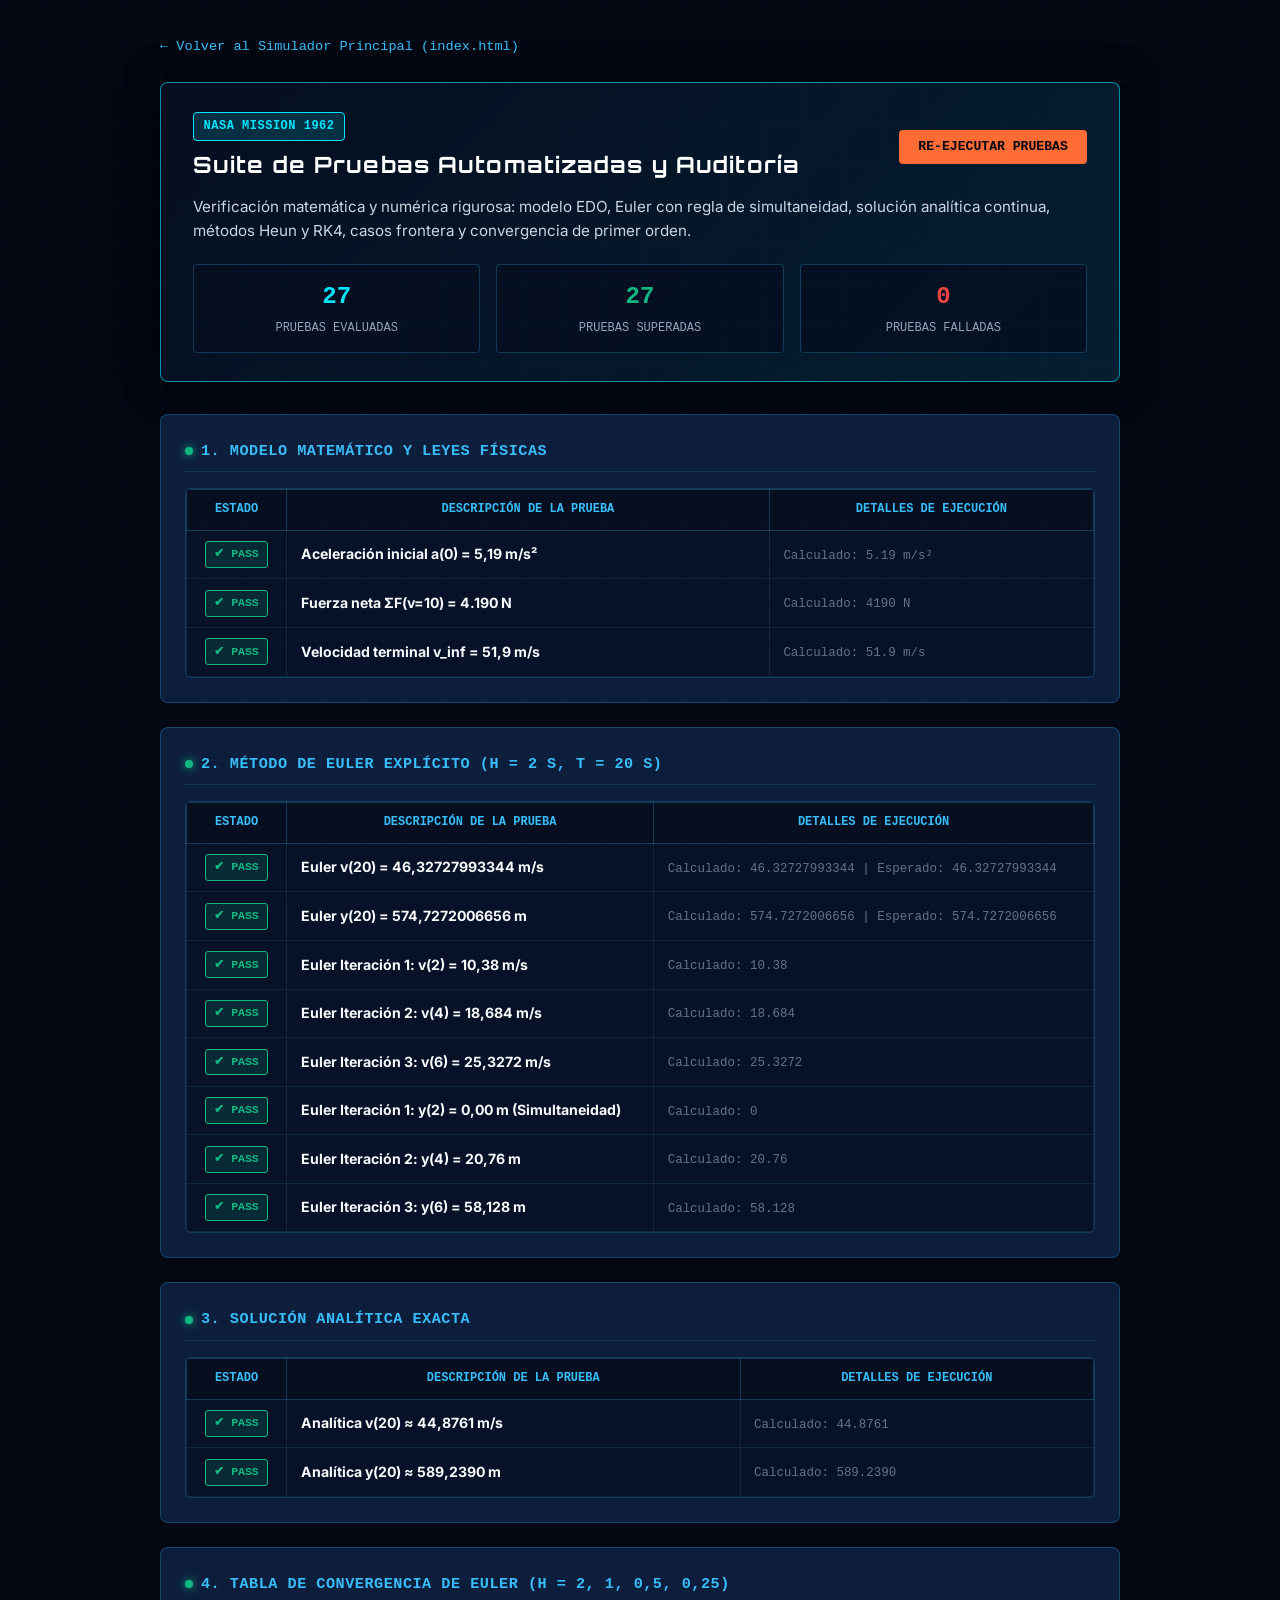
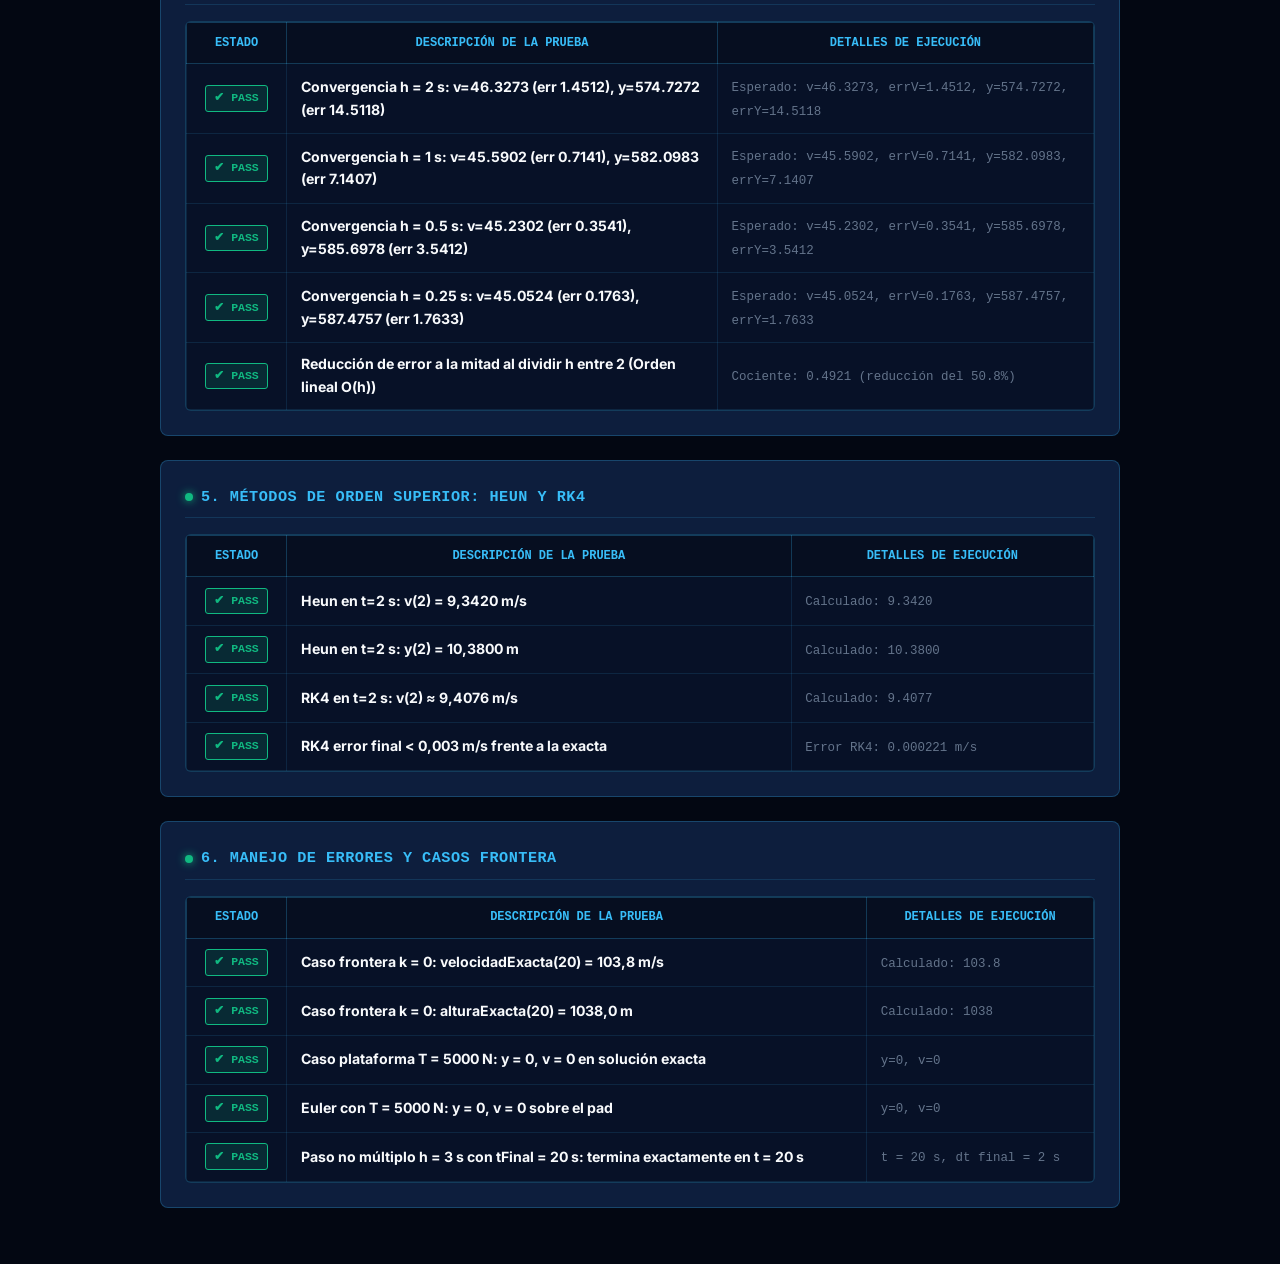
<file: tests.html>
<!DOCTYPE html>
<html lang="es">
<head>
  <meta charset="UTF-8">
  <meta name="viewport" content="width=device-width, initial-scale=1.0">
  <title>NASA MISSION 1962 — Suite de Pruebas Automatizadas</title>
  <link rel="preconnect" href="https://fonts.googleapis.com">
  <link rel="preconnect" href="https://fonts.gstatic.com" crossorigin>
  <link href="https://fonts.googleapis.com/css2?family=Inter:wght@400;500;600;700&family=JetBrains+Mono:wght@400;500;600;700&family=Orbitron:wght@700;800&display=swap" rel="stylesheet">
  <link rel="stylesheet" href="css/styles.css">
  <style>
    body {
      background: #030712;
      color: #f8fafc;
      padding: 2rem 1rem;
      font-family: var(--font-sans);
    }
    .test-suite-container {
      max-width: 960px;
      margin: 0 auto;
    }
    .test-header {
      background: linear-gradient(135deg, rgba(6, 14, 32, 0.95), rgba(14, 165, 233, 0.15));
      border: 1px solid var(--border-console-bright);
      border-radius: var(--radius-md);
      padding: 1.75rem 2rem;
      margin-bottom: 2rem;
      box-shadow: 0 0 35px rgba(0, 0, 0, 0.8);
    }
    .test-header-top {
      display: flex;
      justify-content: space-between;
      align-items: center;
      flex-wrap: wrap;
      gap: 1rem;
      margin-bottom: 0.75rem;
    }
    .test-title {
      font-family: var(--font-display);
      font-size: 1.4rem;
      color: var(--text-highlight);
      margin: 0;
    }
    .test-metrics-bar {
      display: grid;
      grid-template-columns: repeat(3, 1fr);
      gap: 1rem;
      margin-top: 1.25rem;
    }
    .test-stat-card {
      background: rgba(6, 14, 32, 0.8);
      border: 1px solid var(--border-console);
      border-radius: 4px;
      padding: 0.85rem 1rem;
      text-align: center;
    }
    .test-stat-val {
      font-family: var(--font-mono);
      font-size: 1.5rem;
      font-weight: 800;
    }
    .test-stat-val.green { color: #10B981; }
    .test-stat-val.red { color: #EF4444; }
    .test-stat-val.cyan { color: #00E5FF; }
    .test-stat-lbl {
      font-family: var(--font-mono);
      font-size: 0.75rem;
      color: var(--text-muted);
      text-transform: uppercase;
      margin-top: 2px;
    }
    .test-section-card {
      background: var(--bg-card);
      border: 1px solid var(--border-console);
      border-radius: var(--radius-md);
      padding: 1.5rem;
      margin-bottom: 1.5rem;
    }
    .test-section-title {
      font-family: var(--font-mono);
      font-size: 0.95rem;
      color: var(--sky-blue);
      text-transform: uppercase;
      letter-spacing: 0.5px;
      margin-bottom: 1rem;
      padding-bottom: 0.5rem;
      border-bottom: 1px solid rgba(56, 189, 248, 0.15);
      display: flex;
      align-items: center;
      gap: 0.5rem;
    }
    .test-table {
      width: 100%;
      border-collapse: collapse;
      font-size: 0.88rem;
    }
    .test-table th {
      background: rgba(6, 14, 32, 0.9);
      border: 1px solid var(--border-console);
      padding: 0.65rem 0.85rem;
      color: var(--sky-blue);
      font-family: var(--font-mono);
      font-size: 0.75rem;
      text-transform: uppercase;
    }
    .test-table td {
      border: 1px solid rgba(56, 189, 248, 0.12);
      padding: 0.65rem 0.85rem;
    }
    .badge-pass {
      display: inline-block;
      background: rgba(16, 185, 129, 0.15);
      border: 1px solid #10B981;
      color: #10B981;
      font-family: var(--font-mono);
      font-size: 0.72rem;
      font-weight: 700;
      padding: 0.2rem 0.5rem;
      border-radius: 3px;
    }
    .badge-fail {
      display: inline-block;
      background: rgba(239, 68, 68, 0.15);
      border: 1px solid #EF4444;
      color: #EF4444;
      font-family: var(--font-mono);
      font-size: 0.72rem;
      font-weight: 700;
      padding: 0.2rem 0.5rem;
      border-radius: 3px;
    }
    .test-details-text {
      font-family: var(--font-mono);
      font-size: 0.78rem;
      color: var(--text-dim);
      margin-top: 3px;
    }
    .nav-back-link {
      display: inline-flex;
      align-items: center;
      color: var(--sky-blue);
      text-decoration: none;
      font-family: var(--font-mono);
      font-size: 0.85rem;
      margin-bottom: 1.5rem;
      transition: color 0.2s ease;
    }
    .nav-back-link:hover {
      color: var(--electric-blue);
    }
  </style>
</head>
<body>
  <div class="test-suite-container">
    <a href="index.html" class="nav-back-link">
      ← Volver al Simulador Principal (index.html)
    </a>

    <header class="test-header">
      <div class="test-header-top">
        <div>
          <span class="badge-mission-nasa" style="margin-bottom: 0.4rem;">NASA MISSION 1962</span>
          <h1 class="test-title">Suite de Pruebas Automatizadas y Auditoría</h1>
        </div>
        <button type="button" id="btn-rerun-tests" class="btn-ctrl btn-launch" style="padding: 0.6rem 1.2rem;">
          RE-EJECUTAR PRUEBAS
        </button>
      </div>
      <p style="color: #cbd5e1; font-size: 0.95rem; line-height: 1.6; margin: 0;">
        Verificación matemática y numérica rigurosa: modelo EDO, Euler con regla de simultaneidad, solución analítica continua, métodos Heun y RK4, casos frontera y convergencia de primer orden.
      </p>

      <div class="test-metrics-bar">
        <div class="test-stat-card">
          <div id="stat-total" class="test-stat-val cyan">0</div>
          <div class="test-stat-lbl">Pruebas Evaluadas</div>
        </div>
        <div class="test-stat-card">
          <div id="stat-passed" class="test-stat-val green">0</div>
          <div class="test-stat-lbl">Pruebas Superadas</div>
        </div>
        <div class="test-stat-card">
          <div id="stat-failed" class="test-stat-val red">0</div>
          <div class="test-stat-lbl">Pruebas Falladas</div>
        </div>
      </div>
    </header>

    <div id="test-results-container"></div>
  </div>

  <!-- Scripts matemáticos y numéricos -->
  <script src="js/mathematics.js"></script>
  <script src="js/numerical-methods.js"></script>

  <script>
    (function () {
      'use strict';

      const DEFAULT_PARAMS = {
        m: 1000.0,
        T: 15000.0,
        g: 9.81,
        k: 100.0,
        v0: 0.0,
        y0: 0.0,
        tFinal: 20.0,
        h: 2.0
      };

      function runAllTests() {
        const sections = [
          { title: '1. Modelo Matemático y Leyes Físicas', tests: [] },
          { title: '2. Método de Euler Explícito (h = 2 s, t = 20 s)', tests: [] },
          { title: '3. Solución Analítica Exacta', tests: [] },
          { title: '4. Tabla de Convergencia de Euler (h = 2, 1, 0,5, 0,25)', tests: [] },
          { title: '5. Métodos de Orden Superior: Heun y RK4', tests: [] },
          { title: '6. Manejo de Errores y Casos Frontera', tests: [] }
        ];

        let totalPassed = 0;
        let totalFailed = 0;

        function record(secIdx, name, isPass, details) {
          if (isPass) totalPassed++;
          else totalFailed++;
          sections[secIdx].tests.push({ name, isPass, details });
        }

        // --- 1. MODELO MATEMÁTICO ---
        const a0 = window.Mathematics.calculateAcceleration(1000, 15000, 9.81, 100, 0);
        record(0, 'Aceleración inicial a(0) = 5,19 m/s²', Math.abs(a0 - 5.19) < 1e-10, `Calculado: ${a0} m/s²`);

        const fNet10 = window.Mathematics.calculateNetForce(1000, 15000, 9.81, 100, 10);
        record(0, 'Fuerza neta ΣF(v=10) = 4.190 N', Math.abs(fNet10 - 4190) < 1e-10, `Calculado: ${fNet10} N`);

        const vTerm = window.Mathematics.calculateTerminalVelocity(1000, 15000, 9.81, 100);
        record(0, 'Velocidad terminal v_inf = 51,9 m/s', Math.abs(vTerm - 51.9) < 1e-10, `Calculado: ${vTerm} m/s`);

        // --- 2. EULER ---
        const euler = window.NumericalMethods.solveEuler(DEFAULT_PARAMS);
        const eEnd = euler[euler.length - 1];

        record(1, 'Euler v(20) = 46,32727993344 m/s', Math.abs(eEnd.v - 46.32727993344) < 1e-8,
          `Calculado: ${eEnd.v.toFixed(11)} | Esperado: 46.32727993344`);

        record(1, 'Euler y(20) = 574,7272006656 m', Math.abs(eEnd.y - 574.7272006656) < 1e-8,
          `Calculado: ${eEnd.y.toFixed(10)} | Esperado: 574.7272006656`);

        record(1, 'Euler Iteración 1: v(2) = 10,38 m/s', Math.abs(euler[1].v - 10.38) < 1e-10, `Calculado: ${euler[1].v}`);
        record(1, 'Euler Iteración 2: v(4) = 18,684 m/s', Math.abs(euler[2].v - 18.684) < 1e-10, `Calculado: ${euler[2].v}`);
        record(1, 'Euler Iteración 3: v(6) = 25,3272 m/s', Math.abs(euler[3].v - 25.3272) < 1e-10, `Calculado: ${euler[3].v}`);

        record(1, 'Euler Iteración 1: y(2) = 0,00 m (Simultaneidad)', Math.abs(euler[1].y - 0.0) < 1e-10, `Calculado: ${euler[1].y}`);
        record(1, 'Euler Iteración 2: y(4) = 20,76 m', Math.abs(euler[2].y - 20.76) < 1e-10, `Calculado: ${euler[2].y}`);
        record(1, 'Euler Iteración 3: y(6) = 58,128 m', Math.abs(euler[3].y - 58.128) < 1e-10, `Calculado: ${euler[3].y}`);

        // --- 3. EXACTA ---
        const vEx20 = window.Mathematics.velocidadExacta(20, DEFAULT_PARAMS);
        const yEx20 = window.Mathematics.alturaExacta(20, DEFAULT_PARAMS);
        record(2, 'Analítica v(20) ≈ 44,8761 m/s', Math.abs(vEx20 - 44.8760988) < 1e-4, `Calculado: ${vEx20.toFixed(4)}`);
        record(2, 'Analítica y(20) ≈ 589,2390 m', Math.abs(yEx20 - 589.239012) < 1e-4, `Calculado: ${yEx20.toFixed(4)}`);

        // --- 4. CONVERGENCIA ---
        const convExpected = [
          { h: 2.0, ev: 46.3273, eeV: 1.4512, ey: 574.7272, eeY: 14.5118 },
          { h: 1.0, ev: 45.5902, eeV: 0.7141, ey: 582.0983, eeY: 7.1407 },
          { h: 0.5, ev: 45.2302, eeV: 0.3541, ey: 585.6978, eeY: 3.5412 },
          { h: 0.25, ev: 45.0524, eeV: 0.1763, ey: 587.4757, eeY: 1.7633 }
        ];

        convExpected.forEach((c) => {
          const sc = window.NumericalMethods.solveEuler(Object.assign({}, DEFAULT_PARAMS, { h: c.h }));
          const end = sc[sc.length - 1];
          const errV = Math.abs(vEx20 - end.v);
          const errY = Math.abs(yEx20 - end.y);
          const ok = Math.abs(end.v - c.ev) < 0.001 && Math.abs(errV - c.eeV) < 0.001;
          record(3, `Convergencia h = ${c.h} s: v=${end.v.toFixed(4)} (err ${errV.toFixed(4)}), y=${end.y.toFixed(4)} (err ${errY.toFixed(4)})`,
            ok, `Esperado: v=${c.ev}, errV=${c.eeV}, y=${c.ey}, errY=${c.eeY}`);
        });

        const sH2 = window.NumericalMethods.solveEuler(Object.assign({}, DEFAULT_PARAMS, { h: 2.0 }));
        const sH1 = window.NumericalMethods.solveEuler(Object.assign({}, DEFAULT_PARAMS, { h: 1.0 }));
        const ratio = Math.abs(vEx20 - sH1[sH1.length - 1].v) / Math.abs(vEx20 - sH2[sH2.length - 1].v);
        record(3, 'Reducción de error a la mitad al dividir h entre 2 (Orden lineal O(h))',
          ratio > 0.48 && ratio < 0.52, `Cociente: ${ratio.toFixed(4)} (reducción del ${(100 - ratio*100).toFixed(1)}%)`);

        // --- 5. HEUN Y RK4 ---
        const heun = window.NumericalMethods.solveHeun(DEFAULT_PARAMS);
        const rk4 = window.NumericalMethods.solveRK4(DEFAULT_PARAMS);

        record(4, 'Heun en t=2 s: v(2) = 9,3420 m/s', Math.abs(heun[1].v - 9.342) < 1e-4, `Calculado: ${heun[1].v.toFixed(4)}`);
        record(4, 'Heun en t=2 s: y(2) = 10,3800 m', Math.abs(heun[1].y - 10.38) < 1e-4, `Calculado: ${heun[1].y.toFixed(4)}`);
        record(4, 'RK4 en t=2 s: v(2) ≈ 9,4076 m/s', Math.abs(rk4[1].v - 9.4076) < 0.001, `Calculado: ${rk4[1].v.toFixed(4)}`);
        const rk4Err = Math.abs(vEx20 - rk4[rk4.length - 1].v);
        record(4, 'RK4 error final < 0,003 m/s frente a la exacta', rk4Err < 0.003, `Error RK4: ${rk4Err.toFixed(6)} m/s`);

        // --- 6. CASOS FRONTERA ---
        const pK0 = Object.assign({}, DEFAULT_PARAMS, { k: 0 });
        const vK0 = window.Mathematics.velocidadExacta(20, pK0);
        const yK0 = window.Mathematics.alturaExacta(20, pK0);
        record(5, 'Caso frontera k = 0: velocidadExacta(20) = 103,8 m/s', Math.abs(vK0 - 103.8) < 1e-8, `Calculado: ${vK0}`);
        record(5, 'Caso frontera k = 0: alturaExacta(20) = 1038,0 m', Math.abs(yK0 - 1038) < 1e-8, `Calculado: ${yK0}`);

        const pLowT = Object.assign({}, DEFAULT_PARAMS, { T: 5000 });
        const yLowT = window.Mathematics.alturaExacta(20, pLowT);
        const vLowT = window.Mathematics.velocidadExacta(20, pLowT);
        record(5, 'Caso plataforma T = 5000 N: y = 0, v = 0 en solución exacta', yLowT === 0 && vLowT === 0, `y=${yLowT}, v=${vLowT}`);

        const eulerLow = window.NumericalMethods.solveEuler(pLowT);
        const eLowEnd = eulerLow[eulerLow.length - 1];
        record(5, 'Euler con T = 5000 N: y = 0, v = 0 sobre el pad', eLowEnd.y === 0 && eLowEnd.v === 0, `y=${eLowEnd.y}, v=${eLowEnd.v}`);

        const pNonMult = Object.assign({}, DEFAULT_PARAMS, { h: 3.0, tFinal: 20.0 });
        const sNonMult = window.NumericalMethods.solveEuler(pNonMult);
        const endNonMult = sNonMult[sNonMult.length - 1];
        record(5, 'Paso no múltiplo h = 3 s con tFinal = 20 s: termina exactamente en t = 20 s',
          Math.abs(endNonMult.t - 20) < 1e-8 && endNonMult.isLastStepAdjusted === true, `t = ${endNonMult.t} s, dt final = ${endNonMult.h} s`);

        // Renderizar en UI
        document.getElementById('stat-total').textContent = totalPassed + totalFailed;
        document.getElementById('stat-passed').textContent = totalPassed;
        document.getElementById('stat-failed').textContent = totalFailed;

        let html = '';
        sections.forEach((sec) => {
          html += `
            <section class="test-section-card">
              <h2 class="test-section-title">
                <span class="status-dot-green"></span>
                ${sec.title}
              </h2>
              <div class="table-responsive-wrapper">
                <table class="test-table">
                  <thead>
                    <tr>
                      <th style="width: 100px; text-align: center;">Estado</th>
                      <th>Descripción de la Prueba</th>
                      <th>Detalles de Ejecución</th>
                    </tr>
                  </thead>
                  <tbody>
          `;
          sec.tests.forEach((t) => {
            const badge = t.isPass
              ? '<span class="badge-pass">✔ PASS</span>'
              : '<span class="badge-fail">✘ FAIL</span>';
            html += `
              <tr>
                <td style="text-align: center;">${badge}</td>
                <td><strong>${t.name}</strong></td>
                <td><span class="test-details-text">${t.details || ''}</span></td>
              </tr>
            `;
          });
          html += '</tbody></table></div></section>';
        });

        document.getElementById('test-results-container').innerHTML = html;
      }

      document.getElementById('btn-rerun-tests').addEventListener('click', runAllTests);
      runAllTests();
    })();
  </script>
</body>
</html>
</file>
<file: css/styles.css>
/* ==========================================================================
   NASA MISSION 1962 — SIMULADOR DE LANZAMIENTO ESPACIAL
   Hoja de Estilos: styles.css
   Inspiración: Centro de Control de la NASA (1962), Mercury-Atlas & Talentos Ocultos
   ========================================================================== */

/* --------------------------------------------------------------------------
   1. VARIABLES DE DISEÑO & PALETA RETRO-CIENTÍFICA
   -------------------------------------------------------------------------- */
:root {
  --bg-space: #030712;
  --bg-deep-blue: #060e20;
  --bg-console: #0a162d;
  --bg-card: #0d1e3d;
  --bg-card-hover: #122852;
  --border-console: rgba(56, 189, 248, 0.25);
  --border-console-bright: rgba(0, 229, 255, 0.6);
  
  --electric-blue: #00e5ff;
  --sky-blue: #38bdf8;
  --mission-orange: #ff6b35;
  --mission-amber: #f59e0b;
  --terminal-green: #10b981;
  --alert-red: #ef4444;
  
  --text-main: #f8fafc;
  --text-muted: #94a3b8;
  --text-dim: #64748b;
  --text-highlight: #ffffff;

  --font-display: 'Orbitron', 'Space Grotesk', -apple-system, sans-serif;
  --font-mono: 'Share Tech Mono', 'Courier New', monospace;
  --font-body: 'Inter', system-ui, -apple-system, sans-serif;

  --nav-height: 72px;
  --container-max-width: 1240px;
  --radius-sm: 4px;
  --radius-md: 8px;
  --radius-lg: 12px;
  
  --shadow-console: 0 4px 20px rgba(0, 0, 0, 0.6), 0 0 15px rgba(0, 229, 255, 0.1);
  --shadow-glow: 0 0 20px rgba(0, 229, 255, 0.35);
  --shadow-orange: 0 0 20px rgba(255, 107, 53, 0.4);
}

/* --------------------------------------------------------------------------
   2. REINICIO & TIPOGRAFÍA BASE
   -------------------------------------------------------------------------- */
*, *::before, *::after {
  box-sizing: border-box;
  margin: 0;
  padding: 0;
}

html {
  scroll-behavior: smooth;
  font-size: 16px;
  background-color: var(--bg-space);
  color: var(--text-main);
  font-family: var(--font-body);
  line-height: 1.6;
}

body {
  min-height: 100vh;
  position: relative;
  overflow-x: hidden;
  background: 
    radial-gradient(ellipse at 80% 20%, rgba(14, 165, 233, 0.12) 0%, transparent 50%),
    radial-gradient(ellipse at 20% 80%, rgba(255, 107, 53, 0.08) 0%, transparent 50%),
    var(--bg-space);
}

/* Rejilla de instrumentación de fondo */
body::before {
  content: "";
  position: fixed;
  top: 0;
  left: 0;
  width: 100%;
  height: 100%;
  pointer-events: none;
  background-image: 
    linear-gradient(rgba(56, 189, 248, 0.03) 1px, transparent 1px),
    linear-gradient(90deg, rgba(56, 189, 248, 0.03) 1px, transparent 1px);
  background-size: 40px 40px;
  z-index: 0;
}

h1, h2, h3, h4, h5, h6 {
  font-family: var(--font-display);
  color: var(--text-highlight);
  letter-spacing: 0.05em;
  font-weight: 700;
}

p {
  margin-bottom: 1rem;
}

a {
  color: var(--sky-blue);
  text-decoration: none;
  transition: all 0.2s ease;
}

a:hover {
  color: var(--electric-blue);
  text-shadow: 0 0 8px rgba(0, 229, 255, 0.5);
}

code, pre, .mono {
  font-family: var(--font-mono);
}

.container {
  max-width: var(--container-max-width);
  margin: 0 auto;
  padding: 0 1.5rem;
  position: relative;
  z-index: 1;
}

/* --------------------------------------------------------------------------
   3. BARRA DE NAVEGACIÓN FIJA & INDICADOR DE PROGRESO
   -------------------------------------------------------------------------- */
.progress-bar-container {
  position: fixed;
  top: 0;
  left: 0;
  width: 100%;
  height: 4px;
  background: rgba(10, 22, 45, 0.8);
  z-index: 1100;
}

.reading-progress-bar {
  width: 0%;
  height: 100%;
  background: linear-gradient(90deg, var(--sky-blue), var(--electric-blue), var(--mission-orange));
  box-shadow: 0 0 10px var(--electric-blue);
  transition: width 0.1s linear;
}

.fixed-header {
  position: fixed;
  top: 4px;
  left: 0;
  width: 100%;
  height: var(--nav-height);
  background: rgba(6, 14, 32, 0.92);
  backdrop-filter: blur(12px);
  border-bottom: 1px solid var(--border-console);
  z-index: 1000;
  display: flex;
  align-items: center;
}

.nav-container {
  display: flex;
  justify-content: space-between;
  align-items: center;
  width: 100%;
  max-width: 1400px;
  margin: 0 auto;
  padding: 0 1.5rem;
}

.brand-badge {
  display: flex;
  align-items: center;
  gap: 0.75rem;
  font-family: var(--font-display);
  font-size: 1rem;
  font-weight: 800;
  color: var(--text-highlight);
  letter-spacing: 0.1em;
}

.brand-logo-retro {
  width: 38px;
  height: 38px;
  background: radial-gradient(circle, var(--electric-blue) 0%, #0369a1 70%);
  border-radius: 50%;
  display: flex;
  align-items: center;
  justify-content: center;
  border: 1px solid var(--border-console-bright);
  box-shadow: var(--shadow-glow);
  color: var(--bg-space);
  font-weight: 900;
  font-size: 1rem;
}

.brand-year {
  color: var(--mission-orange);
  font-size: 0.85em;
  background: rgba(255, 107, 53, 0.15);
  border: 1px solid rgba(255, 107, 53, 0.4);
  padding: 0.1rem 0.4rem;
  border-radius: var(--radius-sm);
}

.nav-wrapper {
  display: flex;
  align-items: center;
  gap: 1.5rem;
}

.nav-links {
  display: flex;
  align-items: center;
  gap: 0.4rem;
  list-style: none;
}

.nav-link {
  font-family: var(--font-mono);
  font-size: 0.82rem;
  color: var(--text-muted);
  padding: 0.45rem 0.65rem;
  border-radius: var(--radius-sm);
  border: 1px solid transparent;
  transition: all 0.2s ease;
  white-space: nowrap;
}

.nav-link:hover {
  color: var(--electric-blue);
  background: rgba(0, 229, 255, 0.08);
  border-color: rgba(0, 229, 255, 0.3);
}

.nav-link.active {
  color: var(--text-highlight);
  background: rgba(0, 229, 255, 0.15);
  border-color: var(--electric-blue);
  box-shadow: 0 0 10px rgba(0, 229, 255, 0.3);
}

.telemetry-status-badge {
  display: flex;
  align-items: center;
  gap: 0.5rem;
  font-family: var(--font-mono);
  font-size: 0.8rem;
  color: var(--terminal-green);
  background: rgba(16, 185, 129, 0.1);
  border: 1px solid rgba(16, 185, 129, 0.4);
  padding: 0.35rem 0.75rem;
  border-radius: var(--radius-sm);
}

.status-dot-pulse {
  width: 8px;
  height: 8px;
  border-radius: 50%;
  background: var(--terminal-green);
  box-shadow: 0 0 8px var(--terminal-green);
  animation: pulse-dot 1.8s infinite ease-in-out;
}

@keyframes pulse-dot {
  0%, 100% { opacity: 1; transform: scale(1); }
  50% { opacity: 0.3; transform: scale(0.8); }
}

.mobile-menu-toggle {
  display: none;
  background: transparent;
  border: 1px solid var(--border-console);
  color: var(--electric-blue);
  padding: 0.5rem;
  border-radius: var(--radius-sm);
  cursor: pointer;
}

/* --------------------------------------------------------------------------
   4. ESTILO COMÚN PARA SECCIONES & PANELES DE CONTROL
   -------------------------------------------------------------------------- */
.section-wrapper {
  padding: 6rem 0 4rem 0;
  border-bottom: 1px solid rgba(56, 189, 248, 0.1);
  position: relative;
}

.section-header {
  text-align: center;
  margin-bottom: 3rem;
}

.section-tag {
  font-family: var(--font-mono);
  font-size: 0.85rem;
  color: var(--mission-orange);
  letter-spacing: 0.15em;
  text-transform: uppercase;
  margin-bottom: 0.5rem;
  display: inline-block;
  background: rgba(255, 107, 53, 0.1);
  padding: 0.2rem 0.8rem;
  border-radius: var(--radius-sm);
  border: 1px solid rgba(255, 107, 53, 0.3);
}

.section-title {
  font-size: 2.2rem;
  margin-bottom: 0.75rem;
  background: linear-gradient(135deg, var(--text-highlight) 30%, var(--sky-blue) 100%);
  -webkit-background-clip: text;
  -webkit-text-fill-color: transparent;
}

.section-subtitle {
  color: var(--text-muted);
  font-size: 1.05rem;
  max-width: 780px;
  margin: 0 auto;
}

.console-panel {
  background: var(--bg-console);
  border: 1px solid var(--border-console);
  border-radius: var(--radius-md);
  padding: 2rem;
  box-shadow: var(--shadow-console);
  position: relative;
  overflow: hidden;
}

.console-panel::before {
  content: "";
  position: absolute;
  top: 0;
  left: 0;
  right: 0;
  height: 3px;
  background: linear-gradient(90deg, var(--sky-blue), var(--electric-blue), transparent);
}

.panel-header-bar {
  display: flex;
  justify-content: space-between;
  align-items: center;
  border-bottom: 1px solid rgba(56, 189, 248, 0.15);
  padding-bottom: 1rem;
  margin-bottom: 1.5rem;
}

.panel-title-text {
  font-family: var(--font-display);
  font-size: 1.15rem;
  color: var(--sky-blue);
  display: flex;
  align-items: center;
  gap: 0.5rem;
}

.panel-status-led {
  width: 10px;
  height: 10px;
  border-radius: 50%;
  background: var(--mission-orange);
  box-shadow: 0 0 8px var(--mission-orange);
}

/* --------------------------------------------------------------------------
   5. SECCIÓN 1: INICIO / MISIÓN (HERO & COHETE SVG)
   -------------------------------------------------------------------------- */
#inicio {
  min-height: calc(100vh - var(--nav-height));
  display: flex;
  align-items: center;
  padding-top: calc(var(--nav-height) + 3rem);
  padding-bottom: 5rem;
}

.hero-grid {
  display: grid;
  grid-template-columns: 1.2fr 0.8fr;
  gap: 3rem;
  align-items: center;
}

.hero-mission-code {
  display: inline-flex;
  align-items: center;
  gap: 0.6rem;
  font-family: var(--font-mono);
  font-size: 0.9rem;
  color: var(--mission-orange);
  background: rgba(255, 107, 53, 0.12);
  border: 1px solid rgba(255, 107, 53, 0.4);
  padding: 0.35rem 0.9rem;
  border-radius: var(--radius-sm);
  margin-bottom: 1.5rem;
}

.hero-title {
  font-size: 3.2rem;
  line-height: 1.15;
  margin-bottom: 1.25rem;
  color: var(--text-highlight);
}

.hero-title .highlight-blue {
  color: var(--electric-blue);
  text-shadow: 0 0 25px rgba(0, 229, 255, 0.4);
}

.hero-description {
  color: var(--text-muted);
  font-size: 1.15rem;
  line-height: 1.7;
  margin-bottom: 2rem;
}

.hero-actions {
  display: flex;
  flex-wrap: wrap;
  gap: 1.25rem;
  align-items: center;
  margin-bottom: 2.5rem;
}

.btn-primary-launch {
  font-family: var(--font-display);
  font-size: 1.05rem;
  font-weight: 800;
  letter-spacing: 0.08em;
  color: #030712;
  background: linear-gradient(135deg, var(--mission-orange) 0%, #ff8c42 100%);
  border: none;
  padding: 1rem 2.2rem;
  border-radius: var(--radius-md);
  cursor: pointer;
  box-shadow: var(--shadow-orange);
  transition: all 0.3s ease;
  display: inline-flex;
  align-items: center;
  gap: 0.75rem;
  text-decoration: none;
}

.btn-primary-launch:hover {
  transform: translateY(-2px);
  box-shadow: 0 0 30px rgba(255, 107, 53, 0.6);
  color: #000;
}

.btn-secondary-console {
  font-family: var(--font-mono);
  font-size: 0.95rem;
  color: var(--sky-blue);
  background: rgba(56, 189, 248, 0.08);
  border: 1px solid var(--border-console);
  padding: 0.95rem 1.6rem;
  border-radius: var(--radius-md);
  cursor: pointer;
  transition: all 0.3s ease;
  display: inline-flex;
  align-items: center;
  gap: 0.5rem;
}

.btn-secondary-console:hover {
  background: rgba(56, 189, 248, 0.16);
  border-color: var(--electric-blue);
  color: var(--text-highlight);
}

.hero-mission-briefing {
  display: grid;
  grid-template-columns: repeat(3, 1fr);
  gap: 1rem;
  border-top: 1px solid rgba(56, 189, 248, 0.15);
  padding-top: 1.5rem;
}

.briefing-item {
  display: flex;
  flex-direction: column;
}

.briefing-label {
  font-family: var(--font-mono);
  font-size: 0.75rem;
  color: var(--text-dim);
  text-transform: uppercase;
}

.briefing-value {
  font-family: var(--font-mono);
  font-size: 1.1rem;
  color: var(--electric-blue);
  font-weight: 700;
}

/* Ilustración Cohete SVG */
.rocket-illustration-box {
  position: relative;
  display: flex;
  justify-content: center;
  align-items: center;
  background: radial-gradient(circle, rgba(14, 165, 233, 0.15) 0%, transparent 70%);
  border: 1px solid var(--border-console);
  border-radius: var(--radius-lg);
  padding: 2rem;
  box-shadow: var(--shadow-console);
}

.rocket-svg-art {
  width: 100%;
  max-width: 380px;
  height: auto;
  filter: drop-shadow(0 0 20px rgba(0, 229, 255, 0.35));
  animation: float-rocket 4s infinite ease-in-out;
}

@keyframes float-rocket {
  0%, 100% { transform: translateY(0); }
  50% { transform: translateY(-12px); }
}

/* --------------------------------------------------------------------------
   6. SECCIÓN 2: CONTEXTO HISTÓRICO & TALENTOS OCULTOS
   -------------------------------------------------------------------------- */
/* Indicador de etapas del desafío */
.stage-tracker-bar {
  display: flex;
  flex-wrap: wrap;
  gap: 0.6rem;
  margin-bottom: 2rem;
  padding: 0.8rem 1.2rem;
  background: rgba(6, 14, 32, 0.7);
  border: 1px solid var(--border-console);
  border-radius: var(--radius-md);
  align-items: center;
  justify-content: space-between;
}

.stage-tracker-label {
  font-family: var(--font-mono);
  font-size: 0.78rem;
  color: var(--text-dim);
  text-transform: uppercase;
  letter-spacing: 0.08em;
}

.stage-chips-list {
  display: flex;
  flex-wrap: wrap;
  gap: 0.5rem;
}

.stage-chip {
  font-family: var(--font-mono);
  font-size: 0.75rem;
  padding: 0.25rem 0.65rem;
  border-radius: var(--radius-sm);
  background: rgba(14, 165, 233, 0.08);
  border: 1px solid rgba(56, 189, 248, 0.2);
  color: var(--text-muted);
  display: inline-flex;
  align-items: center;
  gap: 0.4rem;
}

.stage-chip.active {
  background: rgba(0, 229, 255, 0.15);
  border-color: var(--electric-blue);
  color: var(--text-highlight);
  box-shadow: 0 0 10px rgba(0, 229, 255, 0.25);
  font-weight: bold;
}

.stage-chip.completed {
  border-color: var(--terminal-green);
  color: var(--terminal-green);
}

/* Tarjeta de rol del estudiante / Narrativa de misión */
.student-role-card {
  background: linear-gradient(135deg, rgba(10, 22, 45, 0.95) 0%, rgba(3, 105, 161, 0.15) 100%);
  border: 1px solid var(--border-console-bright);
  border-left: 4px solid var(--mission-orange);
  border-radius: var(--radius-md);
  padding: 1.75rem 2rem;
  margin-bottom: 2.5rem;
  box-shadow: var(--shadow-console);
  position: relative;
}

.student-role-header {
  display: flex;
  justify-content: space-between;
  align-items: center;
  margin-bottom: 1rem;
}

.student-role-badge {
  font-family: var(--font-mono);
  font-size: 0.8rem;
  color: var(--mission-orange);
  background: rgba(255, 107, 53, 0.15);
  border: 1px solid rgba(255, 107, 53, 0.4);
  padding: 0.2rem 0.6rem;
  border-radius: var(--radius-sm);
  text-transform: uppercase;
  letter-spacing: 0.08em;
}

.student-role-quote {
  font-size: 1.15rem;
  color: var(--text-highlight);
  line-height: 1.7;
  font-weight: 500;
  margin-bottom: 0.75rem;
}

.student-role-quote .highlight-text {
  color: var(--electric-blue);
  font-weight: 700;
}

.student-role-caption {
  font-family: var(--font-mono);
  font-size: 0.8rem;
  color: var(--text-dim);
}

/* Ficha de la misión */
.mission-dossier-card {
  background: var(--bg-card);
  border: 1px solid var(--border-console);
  border-radius: var(--radius-md);
  padding: 1.75rem;
  margin-bottom: 2.5rem;
  box-shadow: var(--shadow-console);
}

.dossier-grid {
  display: grid;
  grid-template-columns: repeat(auto-fit, minmax(220px, 1fr));
  gap: 1.25rem;
  margin-top: 1.25rem;
}

.dossier-field {
  background: rgba(2, 6, 23, 0.6);
  border: 1px solid rgba(56, 189, 248, 0.15);
  border-radius: var(--radius-sm);
  padding: 0.75rem 1rem;
  display: flex;
  flex-direction: column;
}

.dossier-label {
  font-family: var(--font-mono);
  font-size: 0.72rem;
  color: var(--text-dim);
  text-transform: uppercase;
  margin-bottom: 0.25rem;
}

.dossier-value {
  font-family: var(--font-mono);
  font-size: 1rem;
  color: var(--text-highlight);
  font-weight: 600;
}

/* Cuadrícula de tarjetas de historia */
.history-cards-grid {
  display: grid;
  grid-template-columns: 1fr 1fr;
  gap: 2rem;
  margin-top: 2rem;
  margin-bottom: 2.5rem;
}

.history-card {
  background: var(--bg-card);
  border: 1px solid var(--border-console);
  border-radius: var(--radius-md);
  overflow: hidden;
  display: flex;
  flex-direction: column;
}

.history-card.card-full-width {
  grid-column: 1 / -1;
}

.history-image-container {
  position: relative;
  width: 100%;
  height: 280px;
  overflow: hidden;
  background: #020617;
}

.history-image-container img {
  width: 100%;
  height: 100%;
  object-fit: cover;
  transition: transform 0.4s ease;
}

.history-card:hover .history-image-container img {
  transform: scale(1.03);
}

.image-attribution-caption {
  font-family: var(--font-mono);
  font-size: 0.72rem;
  color: var(--text-muted);
  background: rgba(3, 7, 18, 0.9);
  padding: 0.6rem 0.9rem;
  border-top: 1px solid rgba(56, 189, 248, 0.2);
  line-height: 1.45;
}

.image-attribution-caption a {
  color: var(--sky-blue);
  text-decoration: underline;
}

.history-content {
  padding: 1.5rem;
  flex: 1;
}

.history-card-title {
  font-size: 1.3rem;
  color: var(--text-highlight);
  margin-bottom: 0.75rem;
}

.quote-box {
  background: rgba(0, 229, 255, 0.05);
  border-left: 3px solid var(--electric-blue);
  padding: 1rem 1.25rem;
  margin: 1rem 0;
  font-style: italic;
  color: #e2e8f0;
}

/* Línea temporal retro */
.timeline-panel {
  background: var(--bg-console);
  border: 1px solid var(--border-console);
  border-radius: var(--radius-md);
  padding: 2rem;
  margin-bottom: 2.5rem;
}

.timeline-track {
  position: relative;
  margin-top: 1.5rem;
  padding-left: 2rem;
}

.timeline-track::before {
  content: "";
  position: absolute;
  top: 0;
  bottom: 0;
  left: 7px;
  width: 2px;
  background: linear-gradient(180deg, var(--electric-blue), var(--sky-blue), var(--mission-orange));
}

.timeline-node {
  position: relative;
  margin-bottom: 1.75rem;
}

.timeline-node:last-child {
  margin-bottom: 0;
}

.timeline-dot {
  position: absolute;
  left: -2rem;
  top: 4px;
  width: 16px;
  height: 16px;
  border-radius: 50%;
  background: #020617;
  border: 2px solid var(--electric-blue);
  box-shadow: 0 0 8px var(--electric-blue);
}

.timeline-node.highlight-node .timeline-dot {
  border-color: var(--mission-orange);
  box-shadow: 0 0 10px var(--mission-orange);
  background: var(--mission-orange);
}

.timeline-year-tag {
  font-family: var(--font-mono);
  font-size: 0.85rem;
  font-weight: 700;
  color: var(--electric-blue);
  margin-bottom: 0.25rem;
}

.timeline-node.highlight-node .timeline-year-tag {
  color: var(--mission-orange);
}

.timeline-title {
  font-size: 1.05rem;
  color: var(--text-highlight);
  margin-bottom: 0.35rem;
}

.timeline-desc {
  font-size: 0.9rem;
  color: var(--text-muted);
  line-height: 1.5;
}

/* Botón de acción: Comenzar Desafío */
.challenge-cta-container {
  text-align: center;
  margin-top: 2.5rem;
  padding: 2rem;
  background: radial-gradient(circle at center, rgba(14, 165, 233, 0.12) 0%, transparent 70%);
  border: 1px dashed var(--border-console-bright);
  border-radius: var(--radius-md);
}

.btn-start-challenge {
  font-family: var(--font-display);
  font-size: 1.05rem;
  font-weight: 800;
  letter-spacing: 0.08em;
  color: #030712;
  background: linear-gradient(135deg, var(--sky-blue) 0%, var(--electric-blue) 100%);
  border: none;
  padding: 1rem 2.5rem;
  border-radius: var(--radius-md);
  cursor: pointer;
  box-shadow: var(--shadow-glow);
  transition: all 0.3s ease;
  display: inline-flex;
  align-items: center;
  gap: 0.75rem;
  text-decoration: none;
}

.btn-start-challenge:hover {
  transform: translateY(-2px);
  box-shadow: 0 0 25px rgba(0, 229, 255, 0.7);
  color: #000;
}

/* --------------------------------------------------------------------------
   7. SECCIÓN 3: PLANTEAMIENTO DEL PROBLEMA
   -------------------------------------------------------------------------- */
.problem-grid {
  display: grid;
  grid-template-columns: 1.1fr 0.9fr;
  gap: 2rem;
  margin-bottom: 2rem;
}

/* Lista de las 5 preguntas del estudiante */
.student-questions-panel {
  background: var(--bg-card);
  border: 1px solid var(--border-console);
  border-radius: var(--radius-md);
  padding: 1.75rem;
  box-shadow: var(--shadow-console);
  margin-top: 1.5rem;
}

.student-questions-list {
  list-style: none;
  display: flex;
  flex-direction: column;
  gap: 0.85rem;
  margin-top: 1.25rem;
}

.question-item {
  background: rgba(2, 6, 23, 0.7);
  border: 1px solid rgba(56, 189, 248, 0.15);
  border-left: 3px solid var(--electric-blue);
  border-radius: var(--radius-sm);
  padding: 0.9rem 1.2rem;
  display: flex;
  align-items: center;
  gap: 1rem;
  transition: all 0.25s ease;
}

.question-item:hover {
  background: rgba(14, 165, 233, 0.1);
  border-left-color: var(--mission-orange);
  transform: translateX(4px);
}

.question-num {
  font-family: var(--font-display);
  font-size: 1.1rem;
  font-weight: 800;
  color: var(--electric-blue);
  background: rgba(0, 229, 255, 0.1);
  border: 1px solid rgba(0, 229, 255, 0.3);
  width: 32px;
  height: 32px;
  display: flex;
  align-items: center;
  justify-content: center;
  border-radius: 50%;
  flex-shrink: 0;
}

.question-text {
  font-size: 0.98rem;
  color: var(--text-highlight);
  font-weight: 500;
}

/* Diagrama Interactivo de Fuerzas en SVG */
.forces-interactive-box {
  background: var(--bg-console);
  border: 1px solid var(--border-console);
  border-radius: var(--radius-md);
  padding: 1.75rem;
  display: flex;
  flex-direction: column;
  align-items: center;
  box-shadow: var(--shadow-console);
  position: relative;
}

.forces-diagram-svg {
  width: 100%;
  max-width: 340px;
  height: 340px;
}

/* Flechas interactivas con estados hover y foco */
.force-arrow-group {
  cursor: pointer;
  transition: all 0.2s ease;
}

.force-arrow-group:hover path,
.force-arrow-group:hover line,
.force-arrow-group:hover polygon {
  filter: drop-shadow(0 0 8px currentColor);
  stroke-width: 4px;
}

.force-arrow-group.active path,
.force-arrow-group.active line,
.force-arrow-group.active polygon {
  filter: drop-shadow(0 0 12px currentColor);
}

/* Inspector dinámico de fuerzas */
.force-inspector-panel {
  width: 100%;
  background: rgba(2, 6, 23, 0.85);
  border: 1px solid var(--border-console-bright);
  border-radius: var(--radius-sm);
  padding: 1rem 1.25rem;
  margin-top: 1.25rem;
  min-height: 100px;
}

.inspector-title {
  font-family: var(--font-mono);
  font-size: 0.85rem;
  color: var(--sky-blue);
  text-transform: uppercase;
  margin-bottom: 0.4rem;
  display: flex;
  justify-content: space-between;
  align-items: center;
}

.inspector-desc {
  font-size: 0.88rem;
  color: var(--text-muted);
  line-height: 1.5;
}

.inspector-meta {
  display: flex;
  gap: 1.5rem;
  margin-top: 0.5rem;
  font-family: var(--font-mono);
  font-size: 0.82rem;
}

.meta-item {
  color: var(--text-dim);
}

.meta-item strong {
  color: var(--text-highlight);
}

/* --------------------------------------------------------------------------
   8. SECCIÓN 4: MODELO MATEMÁTICO & PARÁMETROS
   -------------------------------------------------------------------------- */
.math-equations-container {
  display: grid;
  grid-template-columns: 1fr 1fr;
  gap: 1.5rem;
  margin-bottom: 2rem;
}

.equation-card {
  background: var(--bg-card);
  border: 1px solid var(--border-console);
  border-radius: var(--radius-md);
  padding: 1.5rem;
  text-align: center;
  display: flex;
  flex-direction: column;
}

.equation-card-title {
  font-family: var(--font-mono);
  font-size: 0.85rem;
  color: var(--sky-blue);
  margin-bottom: 1rem;
  text-transform: uppercase;
}

.equation-render {
  font-size: 1.2rem;
  margin: 1rem 0;
  color: var(--text-highlight);
  overflow-x: auto;
}

/* Tabla estructurada de parámetros */
.params-table-wrapper {
  overflow-x: auto;
  -webkit-overflow-scrolling: touch;
  margin-top: 1.5rem;
  margin-bottom: 2rem;
  background: var(--bg-card);
  border: 1px solid var(--border-console);
  border-radius: var(--radius-md);
  padding: 1rem;
}

.params-table {
  width: 100%;
  min-width: 620px;
  border-collapse: collapse;
  font-size: 0.9rem;
  text-align: left;
}

.params-table th {
  background: rgba(14, 165, 233, 0.1);
  color: var(--sky-blue);
  font-family: var(--font-mono);
  font-size: 0.82rem;
  text-transform: uppercase;
  padding: 0.85rem 1rem;
  border-bottom: 1px solid var(--border-console-bright);
}

.params-table td {
  padding: 0.8rem 1rem;
  border-bottom: 1px solid rgba(56, 189, 248, 0.12);
  color: var(--text-main);
}

.params-table tr:hover td {
  background: rgba(0, 229, 255, 0.04);
}

.params-table td.symbol-cell {
  font-family: var(--font-mono);
  font-weight: 700;
  color: var(--electric-blue);
}

.params-table td.val-cell {
  font-family: var(--font-mono);
  font-weight: 700;
  color: var(--text-highlight);
}

.params-table td.unit-cell {
  font-family: var(--font-mono);
  color: var(--mission-amber);
}

/* Banner de advertencia del modelo idealizado */
.idealized-model-warning {
  background: rgba(245, 158, 11, 0.08);
  border: 1px solid var(--mission-amber);
  border-left: 5px solid var(--mission-amber);
  border-radius: var(--radius-md);
  padding: 1.5rem 1.75rem;
  margin-top: 2rem;
  display: flex;
  gap: 1.25rem;
  align-items: flex-start;
  box-shadow: 0 4px 15px rgba(245, 158, 11, 0.15);
}

.warning-icon-box {
  width: 36px;
  height: 36px;
  background: rgba(245, 158, 11, 0.2);
  border-radius: 50%;
  display: flex;
  align-items: center;
  justify-content: center;
  color: var(--mission-amber);
  font-size: 1.3rem;
  font-weight: bold;
  flex-shrink: 0;
}

.warning-content-box h4 {
  font-size: 1.05rem;
  color: var(--mission-amber);
  margin-bottom: 0.5rem;
}

.warning-content-box p {
  color: #e2e8f0;
  font-size: 0.92rem;
  line-height: 1.6;
  margin-bottom: 0.5rem;
}

.warning-content-box p:last-child {
  margin-bottom: 0;
}

.param-summary-grid {
  display: grid;
  grid-template-columns: repeat(auto-fit, minmax(180px, 1fr));
  gap: 1rem;
  margin-top: 1.5rem;
}

.param-badge {
  background: rgba(14, 165, 233, 0.08);
  border: 1px solid var(--border-console);
  padding: 0.75rem 1rem;
  border-radius: var(--radius-sm);
  display: flex;
  flex-direction: column;
}

.badge-label {
  font-family: var(--font-mono);
  font-size: 0.75rem;
  color: var(--text-dim);
}

.badge-value {
  font-family: var(--font-mono);
  font-size: 1.15rem;
  color: var(--electric-blue);
  font-weight: 700;
}

/* --------------------------------------------------------------------------
   9. SECCIONES 5, 6, 7, 8: MÉTODOS NUMÉRICOS & PRECISIÓN
   -------------------------------------------------------------------------- */
.method-comparison-grid {
  display: grid;
  grid-template-columns: repeat(3, 1fr);
  gap: 1.5rem;
  margin-top: 2rem;
}

.method-card {
  background: var(--bg-card);
  border: 1px solid var(--border-console);
  border-radius: var(--radius-md);
  padding: 1.75rem;
  display: flex;
  flex-direction: column;
}

.method-order-badge {
  align-self: flex-start;
  font-family: var(--font-mono);
  font-size: 0.75rem;
  padding: 0.2rem 0.6rem;
  border-radius: var(--radius-sm);
  margin-bottom: 1rem;
}

.badge-euler {
  background: rgba(255, 107, 53, 0.15);
  color: var(--mission-orange);
  border: 1px solid rgba(255, 107, 53, 0.4);
}

.badge-heun {
  background: rgba(245, 158, 11, 0.15);
  color: var(--mission-amber);
  border: 1px solid rgba(245, 158, 11, 0.4);
}

.badge-rk4 {
  background: rgba(16, 185, 129, 0.15);
  color: var(--terminal-green);
  border: 1px solid rgba(16, 185, 129, 0.4);
}

.code-container-stub {
  background: #020617;
  border: 1px solid rgba(56, 189, 248, 0.15);
  border-radius: var(--radius-sm);
  padding: 1rem;
  font-family: var(--font-mono);
  font-size: 0.82rem;
  color: #94a3b8;
  margin: 1rem 0;
  overflow-x: auto;
}

/* --------------------------------------------------------------------------
   10. SECCIÓN 9: GRÁFICAS Y ERRORES (CHART.JS TELEMETRÍA 1962)
   -------------------------------------------------------------------------- */
.chart-controls-panel {
  background: rgba(13, 27, 56, 0.65);
  border: 1px solid rgba(56, 189, 248, 0.25);
  border-radius: 8px;
  padding: 1.25rem 1.5rem;
  margin-bottom: 1.75rem;
  display: flex;
  flex-direction: column;
  gap: 1rem;
}

.chart-controls-row {
  display: flex;
  flex-wrap: wrap;
  align-items: center;
  justify-content: space-between;
  gap: 1rem;
}

.chart-toggles-group {
  display: flex;
  flex-wrap: wrap;
  gap: 0.65rem;
  align-items: center;
}

.chart-toggles-label {
  font-family: var(--font-mono);
  font-size: 0.78rem;
  font-weight: 700;
  color: var(--sky-blue);
  text-transform: uppercase;
  letter-spacing: 0.5px;
  margin-right: 0.25rem;
}

.method-toggle-chip {
  display: inline-flex;
  align-items: center;
  gap: 0.5rem;
  padding: 0.4rem 0.85rem;
  background: rgba(6, 14, 32, 0.6);
  border: 1px solid var(--border-console);
  border-radius: 4px;
  font-family: var(--font-mono);
  font-size: 0.8rem;
  color: var(--text-muted);
  cursor: pointer;
  user-select: none;
  transition: all 0.2s ease;
}

.method-toggle-chip:hover {
  border-color: var(--sky-blue);
  color: #fff;
}

.method-toggle-chip input[type="checkbox"] {
  accent-color: var(--sky-blue);
  cursor: pointer;
}

.method-toggle-chip.toggle-analytical.active {
  border-color: #00E5FF;
  background: rgba(0, 229, 255, 0.12);
  color: #00E5FF;
  box-shadow: 0 0 10px rgba(0, 229, 255, 0.2);
}

.method-toggle-chip.toggle-euler.active {
  border-color: #FF6B00;
  background: rgba(255, 107, 0, 0.12);
  color: #FF8F3D;
  box-shadow: 0 0 10px rgba(255, 107, 0, 0.2);
}

.method-toggle-chip.toggle-heun.active {
  border-color: #FBBF24;
  background: rgba(251, 191, 36, 0.12);
  color: #FCD34D;
  box-shadow: 0 0 10px rgba(251, 191, 36, 0.2);
}

.method-toggle-chip.toggle-rk4.active {
  border-color: #10B981;
  background: rgba(16, 185, 129, 0.12);
  color: #34D399;
  box-shadow: 0 0 10px rgba(16, 185, 129, 0.2);
}

.chart-params-inline-group {
  display: flex;
  flex-wrap: wrap;
  align-items: center;
  gap: 1rem;
}

.chart-inline-field {
  display: flex;
  align-items: center;
  gap: 0.5rem;
}

.chart-inline-field label {
  font-family: var(--font-mono);
  font-size: 0.78rem;
  color: var(--sky-blue);
  font-weight: 600;
}

.chart-inline-input {
  background: rgba(6, 14, 32, 0.85);
  border: 1px solid var(--border-console);
  border-radius: 4px;
  color: #fff;
  font-family: var(--font-mono);
  font-size: 0.85rem;
  padding: 0.35rem 0.65rem;
  width: 75px;
  text-align: center;
}

.chart-inline-input:focus {
  outline: none;
  border-color: var(--electric-blue);
  box-shadow: 0 0 8px rgba(0, 229, 255, 0.3);
}

.chart-step-btns {
  display: flex;
  gap: 0.35rem;
}

.btn-chart-h {
  font-family: var(--font-mono);
  font-size: 0.75rem;
  color: var(--sky-blue);
  background: rgba(56, 189, 248, 0.08);
  border: 1px solid rgba(56, 189, 248, 0.25);
  padding: 0.35rem 0.65rem;
  border-radius: 3px;
  cursor: pointer;
  transition: all 0.2s ease;
}

.btn-chart-h:hover {
  background: rgba(56, 189, 248, 0.18);
  border-color: var(--sky-blue);
  color: #fff;
}

.btn-chart-h.active {
  background: var(--sky-blue);
  color: #030712;
  font-weight: 700;
  border-color: var(--electric-blue);
}

/* Tarjetas de Métricas de Gráficas */
.chart-metrics-deck {
  display: grid;
  grid-template-columns: repeat(auto-fit, minmax(180px, 1fr));
  gap: 1rem;
  margin-bottom: 2rem;
}

.chart-metric-box {
  background: rgba(13, 27, 56, 0.6);
  border: 1px solid rgba(56, 189, 248, 0.18);
  border-radius: 6px;
  padding: 1rem 1.15rem;
  display: flex;
  flex-direction: column;
  gap: 0.25rem;
  transition: all 0.2s ease;
}

.chart-metric-box:hover {
  border-color: rgba(56, 189, 248, 0.35);
  transform: translateY(-2px);
}

.metric-box-title {
  font-family: var(--font-mono);
  font-size: 0.72rem;
  color: var(--text-dim);
  text-transform: uppercase;
  letter-spacing: 0.5px;
}

.metric-box-value {
  font-family: var(--font-mono);
  font-size: 1.25rem;
  font-weight: 700;
  color: #fff;
  letter-spacing: -0.5px;
}

.metric-box-value.highlight-cyan {
  color: #00E5FF;
}

.metric-box-value.highlight-orange {
  color: var(--mission-orange);
}

.metric-box-value.highlight-green {
  color: #10B981;
}

.metric-box-sub {
  font-size: 0.75rem;
  color: var(--text-muted);
  line-height: 1.3;
}

/* Cuadrícula de 4 Gráficas Independientes */
.charts-quad-grid {
  display: grid;
  grid-template-columns: repeat(2, 1fr);
  gap: 1.75rem;
  margin-bottom: 2rem;
}

.chart-card {
  background: var(--bg-card);
  border: 1px solid var(--border-console);
  border-radius: var(--radius-md);
  padding: 1.25rem;
  position: relative;
  display: flex;
  flex-direction: column;
}

.chart-card-header {
  display: flex;
  justify-content: space-between;
  align-items: center;
  border-bottom: 1px solid rgba(56, 189, 248, 0.15);
  padding-bottom: 0.65rem;
  margin-bottom: 0.85rem;
}

.chart-card-title {
  font-family: var(--font-mono);
  font-size: 0.88rem;
  font-weight: 700;
  color: #fff;
  display: flex;
  align-items: center;
  gap: 0.5rem;
}

.chart-card-badge {
  font-family: var(--font-mono);
  font-size: 0.7rem;
  padding: 0.15rem 0.5rem;
  border-radius: 3px;
  background: rgba(56, 189, 248, 0.1);
  color: var(--sky-blue);
  border: 1px solid rgba(56, 189, 248, 0.25);
}

.chart-canvas-wrapper {
  position: relative;
  width: 100%;
  height: 310px;
  background: rgba(2, 6, 23, 0.6);
  border: 1px solid rgba(56, 189, 248, 0.1);
  border-radius: var(--radius-sm);
  padding: 0.5rem;
}

/* Paneles de Observación e Interpretación */
.chart-analysis-deck {
  display: flex;
  flex-direction: column;
  gap: 1.5rem;
  margin-top: 1rem;
}

.euler-observation-callout {
  background: linear-gradient(135deg, rgba(13, 27, 56, 0.85) 0%, rgba(255, 107, 0, 0.08) 100%);
  border: 1px solid rgba(255, 107, 0, 0.35);
  border-left: 4px solid var(--mission-orange);
  border-radius: 6px;
  padding: 1.25rem 1.5rem;
}

.euler-obs-header {
  display: flex;
  align-items: center;
  gap: 0.65rem;
  margin-bottom: 0.65rem;
}

.euler-obs-badge {
  font-family: var(--font-mono);
  font-size: 0.72rem;
  font-weight: 700;
  background: rgba(255, 107, 0, 0.2);
  color: var(--mission-orange);
  border: 1px solid rgba(255, 107, 0, 0.5);
  padding: 0.2rem 0.55rem;
  border-radius: 3px;
  letter-spacing: 0.5px;
}

.euler-obs-title {
  font-family: var(--font-mono);
  font-size: 0.95rem;
  font-weight: 700;
  color: #fff;
}

.euler-obs-body {
  font-size: 0.9rem;
  color: #cbd5e1;
  line-height: 1.6;
}

.euler-obs-body strong {
  color: #fff;
}

.chart-auto-interpretation-box {
  background: rgba(13, 27, 56, 0.7);
  border: 1px solid rgba(56, 189, 248, 0.25);
  border-left: 4px solid var(--electric-blue);
  border-radius: 6px;
  padding: 1.25rem 1.5rem;
}

.auto-interp-header {
  display: flex;
  align-items: center;
  gap: 0.65rem;
  margin-bottom: 0.75rem;
}

.auto-interp-badge {
  font-family: var(--font-mono);
  font-size: 0.72rem;
  font-weight: 700;
  background: rgba(0, 229, 255, 0.15);
  color: var(--electric-blue);
  border: 1px solid rgba(0, 229, 255, 0.4);
  padding: 0.2rem 0.55rem;
  border-radius: 3px;
  letter-spacing: 0.5px;
}

.auto-interp-title {
  font-family: var(--font-mono);
  font-size: 0.95rem;
  font-weight: 700;
  color: #fff;
}

.auto-interp-body {
  font-size: 0.9rem;
  color: #cbd5e1;
  line-height: 1.6;
}

.auto-interp-body p {
  margin-bottom: 0.65rem;
}

.auto-interp-body p:last-child {
  margin-bottom: 0;
}

.epistemological-disclaimer {
  background: rgba(6, 14, 32, 0.6);
  border: 1px solid rgba(56, 189, 248, 0.15);
  border-radius: 4px;
  padding: 0.75rem 1rem;
  margin-top: 0.85rem;
  font-size: 0.84rem;
  color: #94a3b8;
  font-style: italic;
  line-height: 1.5;
}

/* --------------------------------------------------------------------------
   11. SECCIÓN 10: SIMULADOR DE LANZAMIENTO (CONSOLA NASA 1962)
   -------------------------------------------------------------------------- */
.simulator-layout {
  display: grid;
  grid-template-columns: 340px 1fr 300px;
  gap: 1.5rem;
  margin-top: 2rem;
}

.control-deck {
  background: var(--bg-card);
  border: 1px solid var(--border-console);
  border-radius: var(--radius-md);
  padding: 1.5rem;
}

.deck-section-title {
  font-family: var(--font-mono);
  font-size: 0.85rem;
  color: var(--mission-orange);
  margin-bottom: 1.25rem;
  text-transform: uppercase;
  border-bottom: 1px solid rgba(255, 107, 53, 0.3);
  padding-bottom: 0.4rem;
}

.param-input-group {
  margin-bottom: 1rem;
}

.param-input-label {
  display: flex;
  justify-content: space-between;
  font-family: var(--font-mono);
  font-size: 0.8rem;
  color: var(--text-muted);
  margin-bottom: 0.35rem;
}

.param-val-display {
  color: var(--electric-blue);
  font-weight: bold;
}

.param-input {
  width: 100%;
  background: #020617;
  border: 1px solid var(--border-console);
  border-radius: var(--radius-sm);
  color: var(--text-highlight);
  font-family: var(--font-mono);
  font-size: 0.9rem;
  padding: 0.5rem 0.75rem;
  transition: all 0.2s ease;
}

.param-input:focus {
  outline: none;
  border-color: var(--electric-blue);
  box-shadow: 0 0 10px rgba(0, 229, 255, 0.3);
}

.viewport-deck {
  background: #020617;
  border: 1px solid var(--border-console-bright);
  border-radius: var(--radius-md);
  padding: 1rem;
  display: flex;
  flex-direction: column;
  box-shadow: inset 0 0 30px rgba(0, 0, 0, 0.8);
  position: relative;
}

.viewport-header-bar {
  display: flex;
  justify-content: space-between;
  align-items: center;
  flex-wrap: wrap;
  gap: 0.65rem;
  margin-bottom: 0.75rem;
  padding-bottom: 0.5rem;
  border-bottom: 1px solid rgba(56, 189, 248, 0.15);
}

.viewport-title-box {
  display: flex;
  align-items: center;
  gap: 0.5rem;
}

.viewport-title-text {
  font-family: var(--font-mono);
  font-size: 0.82rem;
  font-weight: 700;
  color: var(--sky-blue);
  letter-spacing: 0.5px;
}

.status-dot-green {
  width: 8px;
  height: 8px;
  border-radius: 50%;
  background: #10B981;
  box-shadow: 0 0 8px #10B981;
}

.interpolation-badge {
  display: inline-flex;
  align-items: center;
  gap: 0.45rem;
  background: rgba(0, 229, 255, 0.08);
  border: 1px solid rgba(0, 229, 255, 0.35);
  border-radius: 4px;
  padding: 0.25rem 0.65rem;
  font-family: var(--font-mono);
  font-size: 0.72rem;
  color: #38bdf8;
  letter-spacing: 0.3px;
}

.badge-dot-cyan {
  width: 6px;
  height: 6px;
  border-radius: 50%;
  background: #00E5FF;
  box-shadow: 0 0 6px #00E5FF;
}

.sim-euler-alert-box {
  background: rgba(245, 158, 11, 0.12);
  border: 1px solid rgba(245, 158, 11, 0.45);
  border-left: 4px solid var(--mission-amber);
  border-radius: 4px;
  padding: 0.65rem 0.95rem;
  margin-bottom: 0.75rem;
  display: flex;
  align-items: flex-start;
  gap: 0.65rem;
  font-size: 0.82rem;
  color: #fef08a;
  line-height: 1.4;
  animation: fadeInWarning 0.3s ease-in;
}

@keyframes fadeInWarning {
  from { opacity: 0; transform: translateY(-4px); }
  to { opacity: 1; transform: translateY(0); }
}

.euler-alert-icon {
  font-size: 1.1rem;
  color: var(--mission-amber);
  line-height: 1;
  flex-shrink: 0;
}

.euler-alert-text strong {
  color: #fff;
}

.simulation-svg-wrapper {
  width: 100%;
  height: 520px;
  background: linear-gradient(180deg, #020617 0%, #081a3e 70%, #152238 100%);
  border-radius: var(--radius-sm);
  overflow: hidden;
  display: flex;
  align-items: center;
  justify-content: center;
  position: relative;
  border: 1px solid rgba(56, 189, 248, 0.15);
}

.simulation-svg {
  width: 100%;
  height: 100%;
  display: block;
}

/* Selector de método numérico en control deck */
.sim-method-selector-deck {
  display: grid;
  grid-template-columns: repeat(2, 1fr);
  gap: 0.4rem;
  margin-top: 0.35rem;
}

.btn-sim-method {
  font-family: var(--font-mono);
  font-size: 0.75rem;
  color: var(--text-muted);
  background: rgba(6, 14, 32, 0.7);
  border: 1px solid var(--border-console);
  padding: 0.4rem 0.6rem;
  border-radius: 3px;
  cursor: pointer;
  transition: all 0.2s ease;
  text-align: center;
}

.btn-sim-method:hover {
  border-color: var(--sky-blue);
  color: #fff;
}

.btn-sim-method.active {
  background: rgba(0, 229, 255, 0.15);
  border-color: #00E5FF;
  color: #00E5FF;
  font-weight: 700;
  box-shadow: 0 0 8px rgba(0, 229, 255, 0.25);
}

/* Selector interactivo de paso h */
.step-selector-group {
  display: flex;
  flex-wrap: wrap;
  gap: 0.75rem;
  align-items: center;
}

.step-selector-btn {
  font-family: var(--font-mono);
  font-size: 0.82rem;
  color: var(--text-muted);
  background: rgba(56, 189, 248, 0.08);
  border: 1px solid var(--border-console);
  padding: 0.45rem 0.85rem;
  border-radius: var(--radius-sm);
  cursor: pointer;
  transition: all 0.2s ease;
}

.step-selector-btn:hover {
  color: var(--electric-blue);
  border-color: var(--electric-blue);
  background: rgba(0, 229, 255, 0.12);
}

.step-selector-btn.active {
  color: #030712;
  background: var(--sky-blue);
  border-color: var(--electric-blue);
  font-weight: bold;
  box-shadow: 0 0 12px rgba(56, 189, 248, 0.4);
}

.simulator-controls-bar {
  display: flex;
  flex-wrap: wrap;
  gap: 0.75rem;
  margin-top: 1rem;
  justify-content: space-between;
  align-items: center;
}

.sim-primary-ctrls {
  display: flex;
  flex-wrap: wrap;
  gap: 0.5rem;
  align-items: center;
}

.btn-ctrl {
  font-family: var(--font-mono);
  font-size: 0.82rem;
  font-weight: 700;
  padding: 0.55rem 1rem;
  border-radius: var(--radius-sm);
  cursor: pointer;
  border: none;
  display: inline-flex;
  align-items: center;
  transition: all 0.2s ease;
  user-select: none;
}

.btn-launch {
  background: var(--mission-orange);
  color: #030712;
}

.btn-launch:hover {
  background: #ff854f;
  box-shadow: var(--shadow-orange);
}

.btn-launch.running-active {
  background: #ea580c;
  box-shadow: 0 0 14px rgba(255, 107, 0, 0.6);
}

.btn-pause {
  background: rgba(245, 158, 11, 0.15);
  color: var(--mission-amber);
  border: 1px solid var(--mission-amber);
}

.btn-pause:hover {
  background: rgba(245, 158, 11, 0.28);
}

.btn-pause.active-paused {
  background: var(--mission-amber);
  color: #030712;
  font-weight: bold;
  box-shadow: 0 0 10px rgba(245, 158, 11, 0.5);
}

.btn-step {
  background: rgba(56, 189, 248, 0.12);
  color: var(--sky-blue);
  border: 1px solid rgba(56, 189, 248, 0.35);
}

.btn-step:hover {
  background: rgba(56, 189, 248, 0.25);
  border-color: var(--sky-blue);
  color: #fff;
}

.btn-reset {
  background: rgba(239, 68, 68, 0.15);
  color: #f87171;
  border: 1px solid rgba(239, 68, 68, 0.4);
}

.btn-reset:hover {
  background: rgba(239, 68, 68, 0.25);
  color: #fff;
}

/* Selector de velocidad de reproducción */
.sim-speed-selector-bar {
  display: flex;
  align-items: center;
  gap: 0.35rem;
  background: rgba(6, 14, 32, 0.8);
  border: 1px solid var(--border-console);
  border-radius: 4px;
  padding: 0.25rem 0.5rem;
}

.speed-label {
  font-family: var(--font-mono);
  font-size: 0.72rem;
  color: var(--text-dim);
  font-weight: 600;
  margin-right: 0.2rem;
}

.btn-sim-speed {
  font-family: var(--font-mono);
  font-size: 0.75rem;
  color: var(--text-muted);
  background: transparent;
  border: 1px solid transparent;
  padding: 0.2rem 0.45rem;
  border-radius: 3px;
  cursor: pointer;
  transition: all 0.18s ease;
}

.btn-sim-speed:hover {
  color: var(--sky-blue);
  background: rgba(56, 189, 248, 0.1);
}

.btn-sim-speed.active {
  background: var(--sky-blue);
  color: #030712;
  font-weight: 700;
}

.telemetry-deck {
  background: var(--bg-card);
  border: 1px solid var(--border-console);
  border-radius: var(--radius-md);
  padding: 1.5rem;
}

.telemetry-cards-stack {
  display: flex;
  flex-direction: column;
  gap: 1rem;
}

.telemetry-metric-card {
  background: #020617;
  border: 1px solid rgba(56, 189, 248, 0.2);
  border-radius: var(--radius-sm);
  padding: 0.75rem 1rem;
}

.metric-title {
  font-family: var(--font-mono);
  font-size: 0.72rem;
  color: var(--text-dim);
  text-transform: uppercase;
}

.metric-number {
  font-family: var(--font-display);
  font-size: 1.5rem;
  color: var(--electric-blue);
  font-weight: 700;
  margin-top: 0.2rem;
}

/* --------------------------------------------------------------------------
   12. SECCIONES 11 & 12: EVALUACIÓN Y REFLEXIÓN
   -------------------------------------------------------------------------- */
.quiz-wrapper {
  background: var(--bg-card);
  border: 1px solid var(--border-console);
  border-radius: var(--radius-md);
  padding: 2rem;
  margin-top: 1.5rem;
}

.conclusion-banner {
  background: linear-gradient(135deg, rgba(6, 14, 32, 0.95), rgba(14, 165, 233, 0.15));
  border: 1px solid var(--border-console-bright);
  border-radius: var(--radius-lg);
  padding: 2.5rem;
  margin-top: 2rem;
  box-shadow: var(--shadow-console);
}

/* --------------------------------------------------------------------------
   13. PIE DE PÁGINA ACADÉMICO (MÉTODOS NUMÉRICOS)
   -------------------------------------------------------------------------- */
.academic-footer {
  background: #020617;
  border-top: 1px solid var(--border-console);
  padding: 3.5rem 0 2rem 0;
  margin-top: 5rem;
  position: relative;
  z-index: 10;
}

.footer-grid {
  display: grid;
  grid-template-columns: 2fr 1fr 1fr;
  gap: 2.5rem;
  margin-bottom: 2.5rem;
}

.footer-brand-title {
  font-family: var(--font-display);
  font-size: 1.1rem;
  color: var(--text-highlight);
  margin-bottom: 0.75rem;
}

.footer-academic-text {
  color: var(--text-muted);
  font-size: 0.9rem;
  line-height: 1.6;
}

.footer-col-title {
  font-family: var(--font-mono);
  font-size: 0.85rem;
  color: var(--sky-blue);
  text-transform: uppercase;
  margin-bottom: 1rem;
}

.footer-links-list {
  list-style: none;
}

.footer-links-list li {
  margin-bottom: 0.5rem;
}

.footer-links-list a {
  font-size: 0.85rem;
  color: var(--text-muted);
}

.footer-links-list a:hover {
  color: var(--electric-blue);
}

.footer-bottom-bar {
  border-top: 1px solid rgba(56, 189, 248, 0.1);
  padding-top: 1.5rem;
  display: flex;
  justify-content: space-between;
  align-items: center;
  font-family: var(--font-mono);
  font-size: 0.78rem;
  color: var(--text-dim);
}

/* --------------------------------------------------------------------------
   14. ESTILOS DE LA SECCIÓN MÉTODO DE EULER & COMPONENTES NUMÉRICOS
   -------------------------------------------------------------------------- */
.simultaneity-rule-box {
  display: flex;
  align-items: flex-start;
  gap: 0.85rem;
  background: rgba(245, 158, 11, 0.08);
  border: 1px solid rgba(245, 158, 11, 0.35);
  border-left: 4px solid var(--mission-amber);
  border-radius: 6px;
  padding: 1rem 1.25rem;
  margin-top: 1.25rem;
}

.simultaneity-rule-box .rule-icon {
  font-size: 1.4rem;
  color: var(--mission-amber);
  flex-shrink: 0;
  line-height: 1;
}

.simultaneity-rule-box .rule-content {
  font-size: 0.88rem;
  color: #fef08a;
  line-height: 1.5;
}

.simultaneity-rule-box .rule-content strong {
  color: #fff;
  font-weight: 600;
}

.euler-params-deck {
  display: grid;
  grid-template-columns: repeat(auto-fit, minmax(220px, 1fr));
  gap: 1.15rem;
}

.euler-input-group {
  display: flex;
  flex-direction: column;
}

.field-error-msg {
  font-family: var(--font-mono);
  font-size: 0.72rem;
  color: #f87171;
  margin-top: 0.35rem;
  min-height: 16px;
  line-height: 1.2;
}

.param-input.input-has-error {
  border-color: #ef4444 !important;
  box-shadow: 0 0 10px rgba(239, 68, 68, 0.45) !important;
  background-color: rgba(239, 68, 68, 0.08) !important;
}

.euler-alert-warning {
  display: flex;
  align-items: flex-start;
  gap: 1rem;
  background: rgba(239, 68, 68, 0.12);
  border: 1px solid rgba(239, 68, 68, 0.45);
  border-left: 4px solid #ef4444;
  border-radius: 6px;
  padding: 1rem 1.25rem;
  color: #fecaca;
  font-size: 0.88rem;
  line-height: 1.5;
}

.euler-alert-warning .warning-icon-box {
  font-size: 1.3rem;
  color: #ef4444;
  flex-shrink: 0;
}

.euler-actions-deck {
  display: flex;
  align-items: center;
  gap: 0.85rem;
  flex-wrap: wrap;
}

.btn-secondary-euler {
  background: rgba(56, 189, 248, 0.1);
  color: var(--sky-blue);
  border: 1px solid rgba(56, 189, 248, 0.35);
  padding: 0.65rem 1.25rem;
  border-radius: 4px;
  font-family: var(--font-mono);
  font-size: 0.85rem;
  cursor: pointer;
  display: inline-flex;
  align-items: center;
  transition: all 0.2s ease;
}

.btn-secondary-euler:hover {
  background: rgba(56, 189, 248, 0.2);
  border-color: var(--sky-blue);
  color: #fff;
  transform: translateY(-1px);
}

.btn-export-csv {
  background: rgba(16, 185, 129, 0.12);
  color: #34d399;
  border: 1px solid rgba(16, 185, 129, 0.4);
  padding: 0.65rem 1.25rem;
  border-radius: 4px;
  font-family: var(--font-mono);
  font-size: 0.85rem;
  cursor: pointer;
  display: inline-flex;
  align-items: center;
  transition: all 0.2s ease;
}

.btn-export-csv:hover {
  background: rgba(16, 185, 129, 0.25);
  border-color: #34d399;
  color: #fff;
  box-shadow: 0 0 12px rgba(16, 185, 129, 0.3);
  transform: translateY(-1px);
}

/* Tarjetas de Respuesta al Desafío — Pregunta 1 */
.challenge-q1-grid {
  display: grid;
  grid-template-columns: repeat(auto-fit, minmax(190px, 1fr));
  gap: 1rem;
}

.q1-metric-card {
  background: rgba(15, 23, 42, 0.7);
  border: 1px solid rgba(56, 189, 248, 0.2);
  border-radius: 6px;
  padding: 1.15rem;
  position: relative;
  display: flex;
  flex-direction: column;
  justify-content: space-between;
  transition: all 0.25s ease;
}

.q1-metric-card:hover {
  border-color: var(--electric-blue);
  transform: translateY(-2px);
  box-shadow: 0 6px 16px rgba(0, 229, 255, 0.15);
}

.q1-metric-card.highlight-metric {
  border-color: rgba(255, 107, 53, 0.4);
  background: linear-gradient(135deg, rgba(15, 23, 42, 0.85) 0%, rgba(255, 107, 53, 0.08) 100%);
}

.q1-metric-card.highlight-metric:hover {
  border-color: var(--mission-orange);
  box-shadow: 0 6px 18px rgba(255, 107, 53, 0.2);
}

.q1-card-label {
  font-family: var(--font-mono);
  font-size: 0.78rem;
  color: var(--text-muted);
  text-transform: uppercase;
  letter-spacing: 0.5px;
  margin-bottom: 0.5rem;
}

.q1-card-value {
  font-family: var(--font-mono);
  font-size: 1.55rem;
  font-weight: 700;
  color: var(--text-highlight);
  letter-spacing: -0.5px;
  line-height: 1.2;
}

.q1-metric-card.highlight-metric .q1-card-value {
  color: var(--mission-orange);
}

.q1-card-unit {
  font-size: 0.9rem;
  color: var(--sky-blue);
  font-weight: 400;
}

.q1-card-sub {
  font-family: var(--font-mono);
  font-size: 0.72rem;
  color: var(--text-dim);
  margin-top: 0.6rem;
}

/* Nota Pedagógica Destacada */
.pedagogical-callout-box {
  background: linear-gradient(135deg, rgba(6, 26, 64, 0.8) 0%, rgba(13, 30, 61, 0.9) 100%);
  border: 1px solid rgba(0, 229, 255, 0.3);
  border-left: 4px solid var(--electric-blue);
  border-radius: 6px;
  padding: 1.35rem 1.5rem;
}

.callout-badge-header {
  display: flex;
  align-items: center;
  gap: 0.65rem;
  margin-bottom: 0.85rem;
}

.callout-badge-header .callout-icon {
  font-size: 1.2rem;
}

.callout-badge-header .callout-title {
  font-family: var(--font-mono);
  font-size: 0.92rem;
  font-weight: 700;
  color: var(--electric-blue);
  letter-spacing: 0.5px;
}

.callout-body-text {
  font-size: 0.92rem;
  color: #cbd5e1;
  line-height: 1.6;
}

.callout-body-text p {
  margin-bottom: 0.5rem;
}

.callout-body-text p:last-child {
  margin-bottom: 0;
}

/* Tabla Dinámica de Pasos NASA */
.table-responsive-wrapper {
  overflow-x: auto;
  -webkit-overflow-scrolling: touch;
  max-height: 480px;
  overflow-y: auto;
  border: 1px solid var(--border-console);
  border-radius: 6px;
  background: rgba(6, 14, 32, 0.75);
}

.nasa-dynamic-table {
  width: 100%;
  min-width: 680px;
  border-collapse: collapse;
  font-size: 0.86rem;
  text-align: left;
}

#analytical-comparison-table {
  min-width: 780px;
}

.nasa-dynamic-table thead th {
  background: #091a38;
  color: var(--sky-blue);
  font-family: var(--font-mono);
  font-size: 0.78rem;
  font-weight: 600;
  text-transform: uppercase;
  letter-spacing: 0.5px;
  padding: 0.85rem 1rem;
  border-bottom: 2px solid rgba(56, 189, 248, 0.3);
  position: sticky;
  top: 0;
  z-index: 10;
}

.nasa-dynamic-table tbody td {
  padding: 0.7rem 1rem;
  border-bottom: 1px solid rgba(56, 189, 248, 0.08);
  font-family: var(--font-mono);
  color: var(--text-main);
}

.nasa-dynamic-table tbody tr:hover td {
  background: rgba(0, 229, 255, 0.06);
  color: #fff;
}

.nasa-dynamic-table tbody tr:nth-child(even) td {
  background: rgba(15, 23, 42, 0.35);
}

.nasa-dynamic-table tbody tr:nth-child(even):hover td {
  background: rgba(0, 229, 255, 0.06);
}

.nasa-dynamic-table td.col-step {
  text-align: center;
  color: var(--sky-blue);
  font-weight: bold;
}

.nasa-dynamic-table td.col-numeric {
  font-variant-numeric: tabular-nums;
}

.flight-status-badge {
  display: inline-block;
  font-family: var(--font-mono);
  font-size: 0.7rem;
  padding: 0.2rem 0.55rem;
  border-radius: 3px;
  text-transform: uppercase;
}

.badge-status-launch {
  background: rgba(255, 107, 53, 0.15);
  color: var(--mission-orange);
  border: 1px solid rgba(255, 107, 53, 0.4);
}

.badge-status-ascent {
  background: rgba(0, 229, 255, 0.15);
  color: var(--electric-blue);
  border: 1px solid rgba(0, 229, 255, 0.4);
}

.badge-status-terminal {
  background: rgba(16, 185, 129, 0.15);
  color: #34d399;
  border: 1px solid rgba(16, 185, 129, 0.4);
}

.badge-status-end {
  background: rgba(148, 163, 184, 0.15);
  color: #f1f5f9;
  border: 1px solid rgba(148, 163, 184, 0.4);
  font-weight: 600;
}

.badge-status-pad {
  background: rgba(245, 158, 11, 0.15);
  color: var(--mission-amber);
  border: 1px solid rgba(245, 158, 11, 0.4);
}

.euler-adaptive-step-note {
  display: flex;
  align-items: flex-start;
  gap: 0.75rem;
  background: rgba(56, 189, 248, 0.08);
  border: 1px solid rgba(56, 189, 248, 0.35);
  border-left: 4px solid var(--sky-blue);
  border-radius: 6px;
  padding: 0.85rem 1.15rem;
  margin-top: 1rem;
  font-size: 0.86rem;
  color: #e2e8f0;
  line-height: 1.5;
}

.euler-adaptive-step-note .note-icon {
  font-size: 1.25rem;
  color: var(--sky-blue);
  flex-shrink: 0;
  line-height: 1;
}

.euler-adaptive-step-note .note-content strong {
  color: #fff;
  font-weight: 600;
}

/* Procedimiento Didáctico Paso a Paso */
.euler-steps-list {
  display: flex;
  flex-direction: column;
  gap: 1.25rem;
}

.euler-step-card {
  background: rgba(13, 27, 56, 0.65);
  border: 1px solid rgba(56, 189, 248, 0.18);
  border-radius: 6px;
  overflow: hidden;
  transition: border-color 0.2s ease;
}

.euler-step-card:hover {
  border-color: rgba(56, 189, 248, 0.4);
}

.step-card-header {
  background: rgba(9, 26, 56, 0.85);
  padding: 0.75rem 1.25rem;
  display: flex;
  justify-content: space-between;
  align-items: center;
  border-bottom: 1px solid rgba(56, 189, 248, 0.15);
}

.step-card-title {
  font-family: var(--font-mono);
  font-size: 0.88rem;
  font-weight: 700;
  color: var(--electric-blue);
}

.step-card-interval {
  font-family: var(--font-mono);
  font-size: 0.78rem;
  color: var(--sky-blue);
  background: rgba(56, 189, 248, 0.1);
  padding: 0.2rem 0.5rem;
  border-radius: 3px;
}

.step-card-body {
  padding: 1.15rem 1.25rem;
}

.step-calcs-grid {
  display: grid;
  grid-template-columns: repeat(auto-fit, minmax(280px, 1fr));
  gap: 1rem;
  margin-bottom: 1rem;
}

.step-calc-box {
  background: rgba(6, 14, 32, 0.6);
  border: 1px solid rgba(56, 189, 248, 0.12);
  border-radius: 4px;
  padding: 0.85rem;
}

.step-calc-label {
  font-family: var(--font-mono);
  font-size: 0.75rem;
  color: var(--sky-blue);
  text-transform: uppercase;
  margin-bottom: 0.35rem;
  font-weight: 600;
}

.step-calc-formula {
  font-family: var(--font-mono);
  font-size: 0.82rem;
  color: var(--text-muted);
  margin-bottom: 0.25rem;
}

.step-calc-subst {
  font-family: var(--font-mono);
  font-size: 0.88rem;
  color: #fff;
  font-weight: 600;
}

.step-interpretation-box {
  background: rgba(15, 23, 42, 0.5);
  border-left: 3px solid var(--mission-orange);
  padding: 0.75rem 1rem;
  border-radius: 0 4px 4px 0;
  font-size: 0.86rem;
  color: #cbd5e1;
  line-height: 1.5;
}

.step-interpretation-box strong {
  color: var(--mission-orange);
}

/* --------------------------------------------------------------------------
   15. ESTILOS DE LA SECCIÓN SOLUCIÓN ANALÍTICA (PASO A PASO & COMPARATIVA)
   -------------------------------------------------------------------------- */
.math-steps-vertical {
  display: flex;
  flex-direction: column;
  gap: 1.25rem;
}

.math-step-card {
  background: rgba(13, 27, 56, 0.55);
  border: 1px solid rgba(56, 189, 248, 0.2);
  border-left: 4px solid var(--sky-blue);
  border-radius: 6px;
  padding: 1.25rem 1.5rem;
  transition: all 0.25s ease;
}

.math-step-card:hover {
  border-color: var(--electric-blue);
  background: rgba(13, 27, 56, 0.75);
}

.math-step-card.highlight-step {
  border-left-color: var(--mission-orange);
  background: linear-gradient(135deg, rgba(13, 27, 56, 0.85) 0%, rgba(255, 107, 53, 0.08) 100%);
  border-color: rgba(255, 107, 53, 0.4);
}

.math-step-card.highlight-step:hover {
  border-color: var(--mission-orange);
  box-shadow: 0 4px 18px rgba(255, 107, 53, 0.15);
}

.math-step-header {
  display: flex;
  align-items: center;
  gap: 0.75rem;
  margin-bottom: 0.75rem;
}

.step-badge {
  font-family: var(--font-mono);
  font-size: 0.75rem;
  font-weight: 700;
  background: rgba(56, 189, 248, 0.15);
  color: var(--sky-blue);
  border: 1px solid rgba(56, 189, 248, 0.4);
  padding: 0.25rem 0.6rem;
  border-radius: 3px;
  letter-spacing: 0.5px;
}

.step-badge.badge-highlight {
  background: rgba(255, 107, 53, 0.2);
  color: var(--mission-orange);
  border-color: rgba(255, 107, 53, 0.5);
}

.step-title {
  font-family: var(--font-mono);
  font-size: 0.95rem;
  font-weight: 700;
  color: #fff;
}

/* --------------------------------------------------------------------------
   15.3 ESTILOS DE LA SECCIÓN 7: DESAFÍO DE PRECISIÓN
   -------------------------------------------------------------------------- */
.precision-step-grid {
  display: grid;
  grid-template-columns: repeat(auto-fit, minmax(220px, 1fr));
  gap: 1rem;
}

.precision-step-card {
  background: rgba(13, 27, 56, 0.55);
  border: 1px solid rgba(56, 189, 248, 0.22);
  border-radius: 6px;
  padding: 1.1rem 1.25rem;
  cursor: pointer;
  transition: all 0.22s ease;
  text-align: left;
  display: flex;
  flex-direction: column;
}

.precision-step-card:hover {
  border-color: var(--sky-blue);
  background: rgba(14, 165, 233, 0.12);
  transform: translateY(-2px);
}

.precision-step-card.active {
  border-color: var(--electric-blue);
  background: rgba(0, 229, 255, 0.12);
  box-shadow: 0 0 16px rgba(0, 229, 255, 0.25);
  border-left: 4px solid var(--electric-blue);
}

.precision-step-header {
  display: flex;
  justify-content: space-between;
  align-items: center;
  margin-bottom: 0.4rem;
}

.precision-step-val {
  font-family: var(--font-mono);
  font-size: 1.15rem;
  font-weight: 700;
  color: #fff;
}

.precision-step-badge {
  font-family: var(--font-mono);
  font-size: 0.7rem;
  text-transform: uppercase;
  letter-spacing: 0.5px;
  padding: 0.15rem 0.45rem;
  border-radius: 3px;
  border: 1px solid transparent;
}

.badge-base {
  background: rgba(56, 189, 248, 0.15);
  color: var(--sky-blue);
  border-color: rgba(56, 189, 248, 0.35);
}

.badge-medium {
  background: rgba(0, 229, 255, 0.15);
  color: var(--electric-blue);
  border-color: rgba(0, 229, 255, 0.35);
}

.badge-fine {
  background: rgba(245, 158, 11, 0.15);
  color: var(--mission-amber);
  border-color: rgba(245, 158, 11, 0.35);
}

.badge-ultrafine {
  background: rgba(16, 185, 129, 0.15);
  color: #10b981;
  border-color: rgba(16, 185, 129, 0.35);
}

.precision-step-iter {
  font-family: var(--font-mono);
  font-size: 1.05rem;
  font-weight: 700;
  color: var(--mission-orange);
  margin-bottom: 0.25rem;
}

.precision-step-sub {
  font-size: 0.78rem;
  color: var(--text-dim);
}

.precision-reqs-grid {
  display: grid;
  grid-template-columns: repeat(auto-fit, minmax(280px, 1fr));
  gap: 1.25rem;
}

.precision-req-box {
  background: rgba(13, 27, 56, 0.55);
  border: 1px solid rgba(56, 189, 248, 0.2);
  border-radius: 6px;
  padding: 1.15rem 1.25rem;
  transition: all 0.25s ease;
}

.req-box-header {
  display: flex;
  justify-content: space-between;
  align-items: center;
  margin-bottom: 0.85rem;
  border-bottom: 1px solid rgba(56, 189, 248, 0.12);
  padding-bottom: 0.45rem;
}

.req-title {
  font-family: var(--font-mono);
  font-size: 0.82rem;
  font-weight: 700;
  color: var(--sky-blue);
  letter-spacing: 0.5px;
}

.req-target {
  font-family: var(--font-mono);
  font-size: 0.78rem;
  color: var(--text-dim);
}

.req-indicator-row {
  display: flex;
  align-items: center;
  gap: 1.15rem;
}

.req-badge-circle {
  width: 44px;
  height: 44px;
  border-radius: 50%;
  display: flex;
  align-items: center;
  justify-content: center;
  font-size: 1.35rem;
  font-weight: bold;
  flex-shrink: 0;
  transition: all 0.3s ease;
}

.req-badge-circle.req-pass {
  background: rgba(16, 185, 129, 0.2);
  color: #10b981;
  border: 2px solid #10b981;
  box-shadow: 0 0 12px rgba(16, 185, 129, 0.4);
}

.req-badge-circle.req-fail {
  background: rgba(239, 68, 68, 0.2);
  color: #ef4444;
  border: 2px solid #ef4444;
  box-shadow: 0 0 12px rgba(239, 68, 68, 0.3);
}

.req-info {
  display: flex;
  flex-direction: column;
  gap: 0.25rem;
}

.req-value-text {
  font-family: var(--font-mono);
  font-size: 1.05rem;
  font-weight: 700;
  color: #fff;
}

.req-status-text {
  font-size: 0.82rem;
  color: var(--text-dim);
}

.precision-banner {
  display: flex;
  align-items: center;
  gap: 1.25rem;
  padding: 1.1rem 1.4rem;
  border-radius: 6px;
  transition: all 0.3s ease;
}

.precision-banner.banner-warning {
  background: rgba(245, 158, 11, 0.12);
  border: 1px solid rgba(245, 158, 11, 0.4);
  color: #fde68a;
}

.precision-banner.banner-warning h4 {
  color: var(--mission-amber);
}

.precision-banner.banner-success {
  background: rgba(16, 185, 129, 0.15);
  border: 1px solid rgba(16, 185, 129, 0.5);
  color: #d1fae5;
}

.precision-banner.banner-success h4 {
  color: #10b981;
}

.banner-icon-box {
  font-size: 2rem;
  flex-shrink: 0;
  line-height: 1;
}

.banner-text-box h4 {
  margin: 0 0 0.35rem 0;
  font-family: var(--font-mono);
  font-size: 1.05rem;
  font-weight: 700;
  letter-spacing: 0.5px;
}

.banner-text-box p {
  margin: 0;
  font-size: 0.88rem;
  color: var(--text-muted);
}

#precision-convergence-table {
  min-width: 680px;
}

.row-active-step td {
  background: rgba(0, 229, 255, 0.12) !important;
  color: #fff !important;
  font-weight: 700;
}

.row-active-step td:first-child {
  border-left: 3px solid var(--electric-blue);
}

/* --------------------------------------------------------------------------
   15.4 ESTILOS DE LA SECCIÓN 8: MÉTODOS DE HEUN Y RUNGE-KUTTA (RK4)
   -------------------------------------------------------------------------- */
.canonical-test-grid {
  display: grid;
  grid-template-columns: repeat(auto-fit, minmax(230px, 1fr));
  gap: 1.15rem;
  margin-top: 1rem;
}

.canonical-test-card {
  background: rgba(13, 27, 56, 0.6);
  border: 1px solid rgba(56, 189, 248, 0.2);
  border-radius: 6px;
  padding: 1.1rem 1.25rem;
  display: flex;
  flex-direction: column;
  gap: 0.5rem;
  transition: all 0.25s ease;
}

.canonical-test-card:hover {
  transform: translateY(-2px);
  border-color: rgba(56, 189, 248, 0.4);
}

.canonical-card-header {
  display: flex;
  justify-content: space-between;
  align-items: center;
  border-bottom: 1px solid rgba(56, 189, 248, 0.12);
  padding-bottom: 0.45rem;
}

.canonical-card-body {
  display: flex;
  flex-direction: column;
  gap: 0.4rem;
  margin-top: 0.25rem;
}

.canonical-stat {
  display: flex;
  justify-content: space-between;
  align-items: center;
  font-size: 0.88rem;
}

.stat-lbl {
  color: var(--text-dim);
  font-size: 0.82rem;
}

.stat-val {
  font-family: var(--font-mono);
  font-weight: 700;
  color: #fff;
}

.canonical-diff {
  font-size: 0.76rem;
  color: var(--text-muted);
  font-family: var(--font-mono);
  background: rgba(0, 0, 0, 0.3);
  padding: 0.4rem 0.6rem;
  border-radius: 4px;
  margin-top: 0.35rem;
  line-height: 1.35;
}

.method-filter-bar {
  display: flex;
  flex-wrap: wrap;
  gap: 0.65rem;
  align-items: center;
  margin-bottom: 1.25rem;
}

.btn-method-tab {
  font-family: var(--font-mono);
  font-size: 0.82rem;
  color: var(--text-muted);
  background: rgba(56, 189, 248, 0.08);
  border: 1px solid var(--border-console);
  padding: 0.5rem 1.1rem;
  border-radius: 4px;
  cursor: pointer;
  transition: all 0.2s ease;
}

.btn-method-tab:hover {
  color: var(--electric-blue);
  border-color: var(--electric-blue);
  background: rgba(0, 229, 255, 0.1);
}

.btn-method-tab.active {
  color: #030712;
  background: var(--sky-blue);
  border-color: var(--electric-blue);
  font-weight: 700;
  box-shadow: 0 0 10px rgba(56, 189, 248, 0.4);
}

#multi-method-comparison-table {
  min-width: 820px;
}

/* Modos de filtro de columnas en la tabla multi-método */
#multi-method-comparison-table.filter-euler .col-heun,
#multi-method-comparison-table.filter-euler .col-rk4 {
  display: none !important;
}

#multi-method-comparison-table.filter-heun .col-euler,
#multi-method-comparison-table.filter-heun .col-rk4 {
  display: none !important;
}

#multi-method-comparison-table.filter-rk4 .col-euler,
#multi-method-comparison-table.filter-rk4 .col-heun {
  display: none !important;
}

#multi-method-comparison-table.filter-euler,
#multi-method-comparison-table.filter-heun,
#multi-method-comparison-table.filter-rk4 {
  min-width: 540px;
}

/* --------------------------------------------------------------------------
   16. RESPONSIVE DESIGN (DESKTOP, TABLET, MOBILE)
   -------------------------------------------------------------------------- */
@media (max-width: 1080px) {
  .hero-grid {
    grid-template-columns: 1fr;
    text-align: center;
  }

  .hero-mission-code, .hero-actions {
    justify-content: center;
  }

  .hero-mission-briefing {
    max-width: 500px;
    margin: 0 auto;
  }

  .simulator-layout {
    grid-template-columns: 1fr;
  }

  .charts-grid, .charts-quad-grid, .history-cards-grid, .math-equations-container, .problem-grid {
    grid-template-columns: 1fr;
  }

  .method-comparison-grid {
    grid-template-columns: 1fr;
  }
}

@media (max-width: 820px) {
  .nav-links {
    display: none;
  }

  .mobile-menu-toggle {
    display: block;
  }

  .nav-links.nav-open {
    display: flex;
    flex-direction: column;
    position: absolute;
    top: var(--nav-height);
    left: 0;
    width: 100%;
    background: rgba(6, 14, 32, 0.98);
    border-bottom: 1px solid var(--border-console);
    padding: 1.5rem;
    box-shadow: 0 10px 25px rgba(0, 0, 0, 0.8);
  }

  .footer-grid {
    grid-template-columns: 1fr;
    gap: 1.5rem;
  }

  .hero-title {
    font-size: 2.2rem;
  }
}

/* --------------------------------------------------------------------------
   17. SECCIÓN EVALUACIÓN ACADÉMICA (EVALUATION.JS)
   -------------------------------------------------------------------------- */
.eval-mission-card {
  background: linear-gradient(135deg, rgba(6, 14, 32, 0.95), rgba(14, 165, 233, 0.15));
  border: 1px solid var(--border-console-bright);
  border-left: 4px solid var(--electric-blue);
  border-radius: var(--radius-md);
  padding: 1.25rem 1.5rem;
  margin-bottom: 1.5rem;
  box-shadow: 0 4px 20px rgba(0, 0, 0, 0.5);
}

.mission-tag-row {
  display: flex;
  align-items: center;
  gap: 0.75rem;
  margin-bottom: 0.5rem;
  flex-wrap: wrap;
}

.badge-mission-nasa {
  display: inline-block;
  background: rgba(0, 229, 255, 0.15);
  border: 1px solid var(--electric-blue);
  color: var(--electric-blue);
  font-family: var(--font-mono);
  font-size: 0.75rem;
  font-weight: 700;
  padding: 0.25rem 0.6rem;
  border-radius: 4px;
  letter-spacing: 0.5px;
}

.mission-code-badge {
  display: inline-block;
  background: rgba(245, 158, 11, 0.12);
  border: 1px solid rgba(245, 158, 11, 0.4);
  color: #fef08a;
  font-family: var(--font-mono);
  font-size: 0.72rem;
  padding: 0.2rem 0.5rem;
  border-radius: 4px;
}

.mission-quote-text {
  font-size: 1rem;
  font-style: italic;
  color: #e0f2fe;
  line-height: 1.6;
  margin: 0;
}

/* Barra de identidad del estudiante y cronómetro */
.eval-student-bar {
  display: flex;
  justify-content: space-between;
  align-items: flex-end;
  flex-wrap: wrap;
  gap: 1.25rem;
  background: rgba(6, 14, 32, 0.85);
  border: 1px solid var(--border-console);
  border-radius: var(--radius-md);
  padding: 1.25rem 1.5rem;
  margin-bottom: 2rem;
}

.student-name-field {
  flex: 1;
  min-width: 280px;
}

.student-label {
  display: block;
  font-family: var(--font-mono);
  font-size: 0.82rem;
  font-weight: 700;
  color: var(--sky-blue);
  margin-bottom: 0.4rem;
  text-transform: uppercase;
}

.required-indicator {
  color: var(--mission-orange);
  margin-left: 3px;
}

.eval-input-text {
  width: 100%;
  background: #030712;
  border: 1px solid var(--border-console);
  border-radius: 4px;
  padding: 0.65rem 0.95rem;
  font-family: var(--font-sans);
  font-size: 0.95rem;
  color: var(--text-primary);
  outline: none;
  transition: all 0.2s ease;
}

.eval-input-text:focus {
  border-color: var(--electric-blue);
  box-shadow: 0 0 10px rgba(0, 229, 255, 0.35);
}

.input-error-pulse {
  border-color: #ef4444 !important;
  box-shadow: 0 0 12px rgba(239, 68, 68, 0.6) !important;
  animation: pulseError 0.6s infinite alternate;
}

@keyframes pulseError {
  from { background-color: #030712; }
  to { background-color: rgba(239, 68, 68, 0.15); }
}

.eval-meta-deck {
  display: flex;
  align-items: center;
  gap: 0.75rem;
  flex-wrap: wrap;
}

.eval-timer-pill, .eval-progress-pill {
  display: inline-flex;
  align-items: center;
  font-family: var(--font-mono);
  font-size: 0.82rem;
  padding: 0.55rem 0.9rem;
  border-radius: 4px;
  background: rgba(14, 165, 233, 0.1);
  border: 1px solid rgba(56, 189, 248, 0.3);
  color: var(--sky-blue);
}

.eval-timer-pill strong, .eval-progress-pill strong {
  color: #fff;
  font-weight: 700;
  margin-left: 4px;
}

/* Lista de preguntas */
.eval-questions-list {
  display: flex;
  flex-direction: column;
  gap: 1.5rem;
  margin-bottom: 2.5rem;
}

.eval-question-card {
  background: var(--bg-card);
  border: 1px solid var(--border-console);
  border-radius: var(--radius-md);
  padding: 1.5rem;
  transition: all 0.25s ease;
  position: relative;
}

.eval-question-card:hover {
  border-color: rgba(56, 189, 248, 0.4);
}

.eval-question-card.card-correct {
  border-left: 4px solid #10B981;
  background: linear-gradient(180deg, rgba(16, 185, 129, 0.05) 0%, rgba(6, 14, 32, 0.8) 100%);
}

.eval-question-card.card-incorrect {
  border-left: 4px solid #EF4444;
  background: linear-gradient(180deg, rgba(239, 68, 68, 0.05) 0%, rgba(6, 14, 32, 0.8) 100%);
}

.eval-q-header {
  display: flex;
  justify-content: space-between;
  align-items: center;
  flex-wrap: wrap;
  gap: 0.5rem;
  margin-bottom: 0.75rem;
  padding-bottom: 0.5rem;
  border-bottom: 1px solid rgba(56, 189, 248, 0.12);
}

.eval-q-title-row {
  display: flex;
  align-items: center;
  gap: 0.5rem;
  flex-wrap: wrap;
}

.eval-q-activity-badge {
  font-family: var(--font-mono);
  font-size: 0.72rem;
  background: rgba(56, 189, 248, 0.15);
  border: 1px solid rgba(56, 189, 248, 0.35);
  color: var(--sky-blue);
  padding: 0.18rem 0.5rem;
  border-radius: 3px;
  font-weight: 600;
}

.eval-q-rubric-badge {
  font-family: var(--font-mono);
  font-size: 0.72rem;
  background: rgba(245, 158, 11, 0.1);
  border: 1px solid rgba(245, 158, 11, 0.3);
  color: #fef08a;
  padding: 0.18rem 0.5rem;
  border-radius: 3px;
}

.eval-q-points-badge {
  font-family: var(--font-mono);
  font-size: 0.78rem;
  font-weight: 700;
  color: var(--electric-blue);
  background: rgba(0, 229, 255, 0.08);
  border: 1px solid rgba(0, 229, 255, 0.3);
  padding: 0.2rem 0.6rem;
  border-radius: 3px;
}

.eval-q-title {
  font-family: var(--font-sans);
  font-size: 1.05rem;
  font-weight: 700;
  color: var(--text-highlight);
  margin-bottom: 0.5rem;
}

.eval-q-prompt {
  font-size: 0.95rem;
  color: #cbd5e1;
  line-height: 1.6;
  margin-bottom: 1.25rem;
}

/* Opciones de respuesta */
.eval-options-list {
  display: flex;
  flex-direction: column;
  gap: 0.5rem;
}

.eval-option-label {
  display: flex;
  align-items: flex-start;
  gap: 0.75rem;
  background: rgba(6, 14, 32, 0.6);
  border: 1px solid var(--border-console);
  border-radius: 6px;
  padding: 0.75rem 1rem;
  cursor: pointer;
  transition: all 0.2s ease;
  font-size: 0.92rem;
  color: var(--text-muted);
}

.eval-option-label:hover {
  border-color: var(--sky-blue);
  color: #fff;
  background: rgba(56, 189, 248, 0.08);
}

.eval-option-label.selected {
  border-color: var(--electric-blue);
  background: rgba(0, 229, 255, 0.12);
  color: #fff;
  box-shadow: 0 0 10px rgba(0, 229, 255, 0.2);
}

.eval-option-radio {
  margin-top: 0.2rem;
  accent-color: var(--electric-blue);
  cursor: pointer;
}

.eval-option-text {
  flex: 1;
  line-height: 1.4;
}

/* Entrada numérica */
.eval-numeric-input-group {
  margin-top: 0.5rem;
}

.numeric-input-wrap {
  display: inline-flex;
  align-items: center;
  background: #030712;
  border: 1px solid var(--border-console);
  border-radius: 4px;
  overflow: hidden;
  max-width: 340px;
  width: 100%;
}

.numeric-input-wrap:focus-within {
  border-color: var(--electric-blue);
  box-shadow: 0 0 10px rgba(0, 229, 255, 0.35);
}

.eval-numeric-input {
  flex: 1;
  background: transparent;
  border: none;
  padding: 0.65rem 0.85rem;
  font-family: var(--font-mono);
  font-size: 1rem;
  color: #fff;
  outline: none;
}

.eval-numeric-unit-addon {
  font-family: var(--font-mono);
  font-size: 0.88rem;
  color: var(--text-dim);
  background: rgba(255, 255, 255, 0.05);
  padding: 0.65rem 0.85rem;
  border-left: 1px solid var(--border-console);
}

.eval-dynamic-hint {
  font-family: var(--font-mono);
  font-size: 0.78rem;
  color: var(--sky-blue);
  margin-top: 0.4rem;
  opacity: 0.85;
}

/* Panel de retroalimentación detallada */
.eval-feedback-panel {
  margin-top: 1.25rem;
  border-radius: 6px;
  padding: 1rem 1.25rem;
  animation: fadeInFeedback 0.3s ease;
}

@keyframes fadeInFeedback {
  from { opacity: 0; transform: translateY(-4px); }
  to { opacity: 1; transform: translateY(0); }
}

.eval-feedback-panel.correct {
  background: rgba(16, 185, 129, 0.08);
  border: 1px solid rgba(16, 185, 129, 0.35);
}

.eval-feedback-panel.incorrect {
  background: rgba(239, 68, 68, 0.08);
  border: 1px solid rgba(239, 68, 68, 0.35);
}

.feedback-banner {
  display: flex;
  align-items: center;
  justify-content: space-between;
  margin-bottom: 0.75rem;
  padding-bottom: 0.5rem;
  border-bottom: 1px solid rgba(255, 255, 255, 0.08);
}

.feedback-icon {
  font-size: 1.15rem;
  font-weight: 900;
  margin-right: 0.4rem;
}

.eval-feedback-panel.correct .feedback-icon,
.eval-feedback-panel.correct .feedback-status-title {
  color: #10B981;
}

.eval-feedback-panel.incorrect .feedback-icon,
.eval-feedback-panel.incorrect .feedback-status-title {
  color: #EF4444;
}

.feedback-status-title {
  font-family: var(--font-mono);
  font-size: 0.85rem;
  font-weight: 700;
  letter-spacing: 0.5px;
}

.feedback-score-awarded {
  font-family: var(--font-mono);
  font-size: 0.85rem;
  font-weight: 700;
  color: var(--text-highlight);
}

.feedback-answers-comparison {
  background: rgba(3, 7, 18, 0.6);
  border: 1px solid rgba(255, 255, 255, 0.05);
  border-radius: 4px;
  padding: 0.6rem 0.85rem;
  font-size: 0.88rem;
  margin-bottom: 0.75rem;
  display: flex;
  flex-direction: column;
  gap: 0.35rem;
}

.ans-user {
  color: #f1f5f9;
}

.ans-expected {
  color: var(--electric-blue);
  font-weight: 600;
}

.feedback-explanation {
  font-size: 0.9rem;
  color: #cbd5e1;
  line-height: 1.5;
  margin-bottom: 0.75rem;
}

.feedback-procedure {
  font-size: 0.85rem;
  color: #94a3b8;
}

.procedure-pre {
  background: #030712;
  border: 1px solid rgba(56, 189, 248, 0.2);
  border-radius: 4px;
  padding: 0.75rem;
  font-family: var(--font-mono);
  font-size: 0.8rem;
  color: #cbd5e1;
  line-height: 1.5;
  white-space: pre-wrap;
  margin-top: 0.35rem;
}

/* Barra de acciones de evaluación */
.eval-actions-bar {
  display: flex;
  justify-content: space-between;
  align-items: center;
  flex-wrap: wrap;
  gap: 1rem;
  margin-top: 2rem;
  padding-top: 1.5rem;
  border-top: 1px solid var(--border-console);
}

.eval-primary-buttons, .eval-report-buttons {
  display: flex;
  align-items: center;
  gap: 0.75rem;
  flex-wrap: wrap;
}

.btn-eval-action {
  font-family: var(--font-mono);
  font-size: 0.88rem;
  font-weight: 700;
  padding: 0.75rem 1.4rem;
  border-radius: var(--radius-sm);
  cursor: pointer;
  display: inline-flex;
  align-items: center;
  transition: all 0.2s ease;
  letter-spacing: 0.5px;
}

.btn-eval-action.btn-submit {
  background: linear-gradient(135deg, #0284c7, #00e5ff);
  color: #030712;
  border: none;
  box-shadow: 0 0 15px rgba(0, 229, 255, 0.4);
}

.btn-eval-action.btn-submit:hover {
  box-shadow: 0 0 25px rgba(0, 229, 255, 0.6);
  transform: translateY(-1px);
}

.btn-eval-action.btn-retry {
  background: rgba(245, 158, 11, 0.15);
  border: 1px solid var(--mission-amber);
  color: var(--mission-amber);
}

.btn-eval-action.btn-retry:hover {
  background: rgba(245, 158, 11, 0.25);
  color: #fff;
}

.btn-eval-report {
  font-family: var(--font-mono);
  font-size: 0.82rem;
  font-weight: 700;
  padding: 0.65rem 1rem;
  border-radius: var(--radius-sm);
  cursor: pointer;
  display: inline-flex;
  align-items: center;
  transition: all 0.2s ease;
  border: 1px solid var(--border-console);
  background: rgba(6, 14, 32, 0.8);
  color: var(--sky-blue);
}

.btn-eval-report:disabled {
  opacity: 0.4;
  cursor: not-allowed;
  pointer-events: none;
}

.btn-eval-report:hover:not(:disabled) {
  border-color: var(--electric-blue);
  color: #fff;
  background: rgba(0, 229, 255, 0.12);
}

/* Dashboard de resultados de la evaluación */
.eval-results-dashboard {
  background: #020617;
  border: 1px solid var(--border-console-bright);
  border-radius: var(--radius-md);
  padding: 1.75rem;
  margin-bottom: 2.5rem;
  box-shadow: 0 0 35px rgba(0, 0, 0, 0.8);
  animation: fadeInResults 0.4s ease;
}

@keyframes fadeInResults {
  from { opacity: 0; transform: translateY(-8px); }
  to { opacity: 1; transform: translateY(0); }
}

.results-header-banner {
  display: flex;
  justify-content: space-between;
  align-items: center;
  flex-wrap: wrap;
  gap: 0.75rem;
  margin-bottom: 1.5rem;
  padding-bottom: 0.75rem;
  border-bottom: 1px solid rgba(56, 189, 248, 0.15);
}

.results-title-group {
  display: flex;
  align-items: center;
  gap: 0.6rem;
}

.results-main-title {
  font-family: var(--font-mono);
  font-size: 1rem;
  font-weight: 700;
  color: var(--text-highlight);
  letter-spacing: 0.5px;
  margin: 0;
}

.results-meta-pill {
  font-family: var(--font-mono);
  font-size: 0.8rem;
  color: var(--text-muted);
}

.eval-score-cards-grid {
  display: grid;
  grid-template-columns: repeat(4, 1fr);
  gap: 1rem;
  margin-bottom: 2rem;
}

.eval-score-card {
  background: rgba(6, 14, 32, 0.8);
  border: 1px solid var(--border-console);
  border-radius: var(--radius-sm);
  padding: 1.25rem 1rem;
  text-align: center;
}

.eval-score-card.highlight-card {
  border-color: var(--electric-blue);
  background: rgba(0, 229, 255, 0.05);
  box-shadow: 0 0 15px rgba(0, 229, 255, 0.15);
}

.score-card-lbl {
  font-family: var(--font-mono);
  font-size: 0.75rem;
  text-transform: uppercase;
  color: var(--text-muted);
  margin-bottom: 0.4rem;
}

.score-card-val {
  font-family: var(--font-mono);
  font-size: 1.85rem;
  font-weight: 800;
  margin-bottom: 0.35rem;
  line-height: 1.1;
}

.score-card-val.cyan-glow { color: #00E5FF; }
.score-card-val.amber-glow { color: #f59e0b; }
.score-card-val.green-glow { color: #10B981; }
.score-card-val.sky-glow { color: #38bdf8; }

.score-card-den {
  font-size: 0.95rem;
  color: var(--text-dim);
  font-weight: 400;
}

.score-card-sub {
  font-size: 0.75rem;
  color: var(--text-dim);
  line-height: 1.3;
}

/* Tabla de rúbrica oficial */
.eval-rubric-section, .eval-levels-section {
  margin-top: 1.75rem;
}

.rubric-header-title {
  font-family: var(--font-mono);
  font-size: 0.88rem;
  font-weight: 700;
  color: var(--sky-blue);
  text-transform: uppercase;
  letter-spacing: 0.5px;
  margin-bottom: 0.85rem;
}

.eval-rubric-table {
  width: 100%;
  border-collapse: collapse;
  font-size: 0.88rem;
}

.eval-rubric-table th {
  background: rgba(6, 14, 32, 0.9);
  border: 1px solid var(--border-console);
  padding: 0.65rem 0.85rem;
  color: var(--sky-blue);
  font-family: var(--font-mono);
  font-size: 0.75rem;
  text-transform: uppercase;
}

.eval-rubric-table td {
  border: 1px solid rgba(56, 189, 248, 0.12);
  padding: 0.75rem 0.85rem;
  color: #cbd5e1;
}

.eval-rubric-table tr:hover td {
  background: rgba(56, 189, 248, 0.04);
}

.rubric-crit-name {
  font-weight: 700;
  color: #fff;
}

.rubric-crit-desc {
  font-size: 0.78rem;
  color: var(--text-dim);
  margin-top: 2px;
}

.rubric-total-row td {
  background: rgba(6, 14, 32, 0.95);
  font-weight: 700;
  border-top: 2px solid var(--electric-blue);
  color: #fff;
}

.rubric-clarification-note {
  font-size: 0.82rem;
  color: #fef08a;
  background: rgba(245, 158, 11, 0.08);
  border: 1px solid rgba(245, 158, 11, 0.3);
  padding: 0.65rem 0.95rem;
  border-radius: 4px;
  margin-top: 0.75rem;
}

/* Tarjetas de niveles de competencia */
.eval-levels-grid {
  display: grid;
  grid-template-columns: repeat(4, 1fr);
  gap: 0.85rem;
}

.eval-level-badge-card {
  background: rgba(6, 14, 32, 0.75);
  border: 1px solid var(--border-console);
  border-radius: 6px;
  padding: 1rem 0.85rem;
  transition: all 0.2s ease;
  position: relative;
}

.eval-level-badge-card.unlocked {
  border-color: rgba(16, 185, 129, 0.5);
  background: rgba(16, 185, 129, 0.05);
}

.eval-level-badge-card.locked {
  opacity: 0.55;
  filter: grayscale(40%);
}

.eval-level-badge-card.current-active {
  border-color: #00E5FF;
  box-shadow: 0 0 15px rgba(0, 229, 255, 0.3);
  background: rgba(0, 229, 255, 0.08);
}

.level-badge-top {
  display: flex;
  justify-content: space-between;
  align-items: center;
  margin-bottom: 0.4rem;
}

.level-badge-tag {
  font-family: var(--font-mono);
  font-size: 0.7rem;
  color: var(--text-dim);
  font-weight: 700;
}

.level-status-icon {
  font-family: var(--font-mono);
  font-size: 0.68rem;
  font-weight: 700;
}

.eval-level-badge-card.unlocked .level-status-icon {
  color: #10B981;
}

.eval-level-badge-card.locked .level-status-icon {
  color: var(--text-dim);
}

.eval-level-badge-card.current-active .level-status-icon {
  color: #00E5FF;
}

.level-badge-title {
  font-family: var(--font-sans);
  font-size: 1rem;
  font-weight: 700;
  color: #fff;
  margin-bottom: 0.25rem;
}

.level-badge-unlock {
  font-family: var(--font-mono);
  font-size: 0.78rem;
  font-weight: 600;
  color: var(--sky-blue);
  margin-bottom: 0.4rem;
}

.level-badge-desc {
  font-size: 0.75rem;
  color: var(--text-muted);
  line-height: 1.35;
}

/* Responsive para la evaluación */
@media (max-width: 1080px) {
  .eval-score-cards-grid {
    grid-template-columns: repeat(2, 1fr);
  }
  .eval-levels-grid {
    grid-template-columns: repeat(2, 1fr);
  }
}

@media (max-width: 640px) {
  .eval-score-cards-grid {
    grid-template-columns: 1fr;
  }
  .eval-levels-grid {
    grid-template-columns: 1fr;
  }
  .eval-student-bar {
    flex-direction: column;
    align-items: stretch;
  }
}

/* --------------------------------------------------------------------------
   18. SECCIÓN 12: REFLEXIÓN Y CONCLUSIONES DEL DESAFÍO
   -------------------------------------------------------------------------- */
.challenge-conclusion-card {
  background: linear-gradient(135deg, rgba(6, 14, 32, 0.95), rgba(14, 165, 233, 0.12));
  border: 1px solid var(--border-console-bright);
  border-radius: var(--radius-md);
  padding: 2rem;
  margin-bottom: 2.5rem;
  box-shadow: 0 0 35px rgba(0, 0, 0, 0.7);
}

.conclusion-card-header {
  display: flex;
  justify-content: space-between;
  align-items: center;
  flex-wrap: wrap;
  gap: 0.75rem;
  margin-bottom: 1.5rem;
  padding-bottom: 0.75rem;
  border-bottom: 1px solid rgba(56, 189, 248, 0.2);
}

.conclusion-header-left {
  display: flex;
  align-items: center;
  gap: 0.6rem;
}

.conclusion-header-tag {
  font-family: var(--font-mono);
  font-size: 0.88rem;
  font-weight: 700;
  color: var(--sky-blue);
  letter-spacing: 0.5px;
}

.conclusion-metrics-grid {
  display: grid;
  grid-template-columns: repeat(4, 1fr);
  gap: 1rem;
  margin-bottom: 1.75rem;
}

.conclusion-card-metric {
  background: rgba(6, 14, 32, 0.85);
  border: 1px solid var(--border-console);
  border-radius: var(--radius-sm);
  padding: 1.15rem 1rem;
  text-align: center;
  transition: all 0.2s ease;
}

.conclusion-card-metric.highlight-exact {
  border-color: var(--electric-blue);
  background: rgba(0, 229, 255, 0.06);
  box-shadow: 0 0 15px rgba(0, 229, 255, 0.15);
}

.metric-role-tag {
  font-family: var(--font-mono);
  font-size: 0.72rem;
  text-transform: uppercase;
  color: var(--text-muted);
  margin-bottom: 0.35rem;
}

.metric-val-main {
  font-family: var(--font-mono);
  font-size: 1.45rem;
  font-weight: 800;
  color: #fff;
  margin-bottom: 0.25rem;
}

.metric-unit {
  font-size: 0.85rem;
  color: var(--text-dim);
  font-weight: 400;
}

.metric-val-sub {
  font-size: 0.75rem;
  color: var(--text-dim);
}

.conclusion-core-statement {
  background: rgba(245, 158, 11, 0.1);
  border: 1px solid rgba(245, 158, 11, 0.45);
  border-left: 4px solid var(--mission-amber);
  border-radius: var(--radius-sm);
  padding: 1.25rem 1.5rem;
  display: flex;
  align-items: flex-start;
  gap: 1rem;
  margin-bottom: 1.75rem;
}

.statement-icon {
  font-size: 1.5rem;
  line-height: 1;
  flex-shrink: 0;
  margin-top: 0.1rem;
}

.statement-text {
  font-size: 1.02rem;
  color: #fef08a;
  line-height: 1.65;
}

.statement-text strong {
  color: #fff;
  font-weight: 700;
}

.conclusion-film-legacy {
  background: rgba(3, 7, 18, 0.6);
  border: 1px solid rgba(56, 189, 248, 0.15);
  border-radius: var(--radius-sm);
  padding: 1.5rem;
}

.film-legacy-title {
  font-family: var(--font-display);
  font-size: 1.15rem;
  color: var(--electric-blue);
  margin-bottom: 0.75rem;
}

.film-legacy-text {
  font-size: 0.95rem;
  color: #cbd5e1;
  line-height: 1.75;
}

.film-legacy-text strong {
  color: #fff;
}

/* Panel de preguntas de reflexión */
.reflection-deck {
  background: var(--bg-card);
  border: 1px solid var(--border-console);
  border-radius: var(--radius-md);
  padding: 2rem;
}

.reflection-deck-header {
  display: flex;
  justify-content: space-between;
  align-items: center;
  flex-wrap: wrap;
  gap: 1rem;
  margin-bottom: 0.75rem;
  padding-bottom: 0.75rem;
  border-bottom: 1px solid rgba(56, 189, 248, 0.15);
}

.deck-title-box {
  display: flex;
  align-items: center;
  gap: 0.6rem;
}

.reflection-deck-title {
  font-family: var(--font-mono);
  font-size: 0.95rem;
  font-weight: 700;
  color: var(--sky-blue);
  letter-spacing: 0.5px;
  margin: 0;
}

.reflection-deck-actions {
  display: flex;
  align-items: center;
  gap: 0.6rem;
  flex-wrap: wrap;
}

.btn-reflection-action {
  font-family: var(--font-mono);
  font-size: 0.78rem;
  font-weight: 700;
  padding: 0.55rem 0.9rem;
  border-radius: var(--radius-sm);
  cursor: pointer;
  display: inline-flex;
  align-items: center;
  transition: all 0.2s ease;
  border: 1px solid var(--border-console);
  background: rgba(6, 14, 32, 0.85);
  color: var(--sky-blue);
}

.btn-reflection-action:hover {
  border-color: var(--electric-blue);
  color: #fff;
  background: rgba(0, 229, 255, 0.12);
}

.btn-reflection-action.btn-copy:active,
.btn-reflection-action.copied-success {
  background: rgba(16, 185, 129, 0.2);
  border-color: #10B981;
  color: #10B981;
}

.reflection-deck-intro {
  font-size: 0.9rem;
  color: var(--text-muted);
  line-height: 1.5;
  margin-bottom: 1.75rem;
}

/* Tarjeta individual de reflexión */
.reflection-card {
  background: rgba(6, 14, 32, 0.75);
  border: 1px solid var(--border-console);
  border-radius: var(--radius-sm);
  padding: 1.35rem 1.5rem;
  margin-bottom: 1.5rem;
  transition: all 0.2s ease;
}

.reflection-card:hover {
  border-color: rgba(56, 189, 248, 0.4);
}

.reflection-card-header {
  display: flex;
  align-items: flex-start;
  gap: 0.75rem;
  margin-bottom: 0.65rem;
}

.reflection-num-pill {
  font-family: var(--font-mono);
  font-size: 0.72rem;
  font-weight: 700;
  background: rgba(56, 189, 248, 0.15);
  border: 1px solid rgba(56, 189, 248, 0.35);
  color: var(--sky-blue);
  padding: 0.2rem 0.55rem;
  border-radius: 3px;
  flex-shrink: 0;
}

.reflection-card-title {
  font-family: var(--font-sans);
  font-size: 1rem;
  font-weight: 700;
  color: #fff;
  line-height: 1.4;
  margin: 0;
}

.reflection-guide-note {
  font-size: 0.82rem;
  color: #94a3b8;
  background: rgba(3, 7, 18, 0.5);
  border-left: 3px solid var(--sky-blue);
  padding: 0.5rem 0.75rem;
  border-radius: 0 4px 4px 0;
  margin-bottom: 0.85rem;
  line-height: 1.5;
}

.reflection-guide-note strong {
  color: var(--sky-blue);
}

.reflection-textarea {
  width: 100%;
  min-height: 115px;
  background: #030712;
  border: 1px solid var(--border-console);
  border-radius: 4px;
  padding: 0.85rem 1rem;
  font-family: var(--font-sans);
  font-size: 0.92rem;
  color: var(--text-primary);
  line-height: 1.6;
  outline: none;
  resize: vertical;
  transition: all 0.2s ease;
  margin-bottom: 0.75rem;
}

.reflection-textarea:focus {
  border-color: var(--electric-blue);
  box-shadow: 0 0 10px rgba(0, 229, 255, 0.35);
}

.reflection-card-footer {
  display: flex;
  justify-content: space-between;
  align-items: center;
  flex-wrap: wrap;
  gap: 0.75rem;
}

.btn-save-reflection {
  font-family: var(--font-mono);
  font-size: 0.78rem;
  font-weight: 700;
  padding: 0.45rem 0.85rem;
  border-radius: 3px;
  cursor: pointer;
  display: inline-flex;
  align-items: center;
  transition: all 0.2s ease;
  border: 1px solid var(--border-console);
  background: rgba(14, 165, 233, 0.1);
  color: var(--sky-blue);
}

.btn-save-reflection:hover {
  background: rgba(0, 229, 255, 0.2);
  border-color: var(--electric-blue);
  color: #fff;
}

.btn-save-reflection.btn-saved-flash {
  background: rgba(16, 185, 129, 0.25);
  border-color: #10B981;
  color: #10B981;
}

.reflection-save-status {
  font-family: var(--font-mono);
  font-size: 0.75rem;
  color: var(--text-dim);
  transition: all 0.3s ease;
}

.reflection-save-status.status-saved {
  color: #10B981;
  font-weight: 600;
}

@media (max-width: 1080px) {
  .conclusion-metrics-grid {
    grid-template-columns: repeat(2, 1fr);
  }
}

@media (max-width: 640px) {
  .conclusion-metrics-grid {
    grid-template-columns: 1fr;
  }
  .reflection-deck-actions {
    width: 100%;
  }
  .btn-reflection-action {
    flex: 1;
    justify-content: center;
  }
}

/* --------------------------------------------------------------------------
   19. ESTILOS DE IMPRESIÓN OFICIAL (@MEDIA PRINT)
   -------------------------------------------------------------------------- */
@media print {
  /* Ocultar elementos irrelevantes de navegación y controles interactivos */
  .main-nav,
  .hero-section,
  #parametros-mision,
  #metodo-euler,
  #solucion-analitica,
  #desafio-precision,
  #heun-rk4,
  #graficas-errores,
  #simulador-lanzamiento,
  #reflexion-conclusiones,
  .academic-footer,
  .eval-actions-bar,
  .eval-student-bar,
  .btn-ctrl,
  .btn-eval-action,
  .btn-eval-report,
  .table-scroll-hint {
    display: none !important;
  }

  body {
    background: #ffffff !important;
    color: #000000 !important;
    font-size: 10pt;
    margin: 10mm;
  }

  .section-wrapper, .container, .quiz-wrapper {
    padding: 0 !important;
    margin: 0 !important;
    background: transparent !important;
    border: none !important;
    box-shadow: none !important;
  }

  .eval-results-dashboard, .eval-question-card, .eval-mission-card {
    background: #ffffff !important;
    color: #000000 !important;
    border: 1px solid #cbd5e1 !important;
    box-shadow: none !important;
    page-break-inside: avoid;
  }

  .eval-score-card, .eval-level-badge-card {
    background: #ffffff !important;
    border: 1px solid #cbd5e1 !important;
    box-shadow: none !important;
  }

  .eval-rubric-table th, .eval-rubric-table td {
    color: #000000 !important;
    border: 1px solid #cbd5e1 !important;
  }

  .eval-rubric-table th {
    background: #f1f5f9 !important;
  }

  .score-card-val, .results-main-title, .eval-q-title, .rubric-crit-name {
    color: #000000 !important;
  }

  .procedure-pre {
    background: #f8fafc !important;
    color: #0f172a !important;
    border: 1px solid #cbd5e1 !important;
  }
}
</file>
